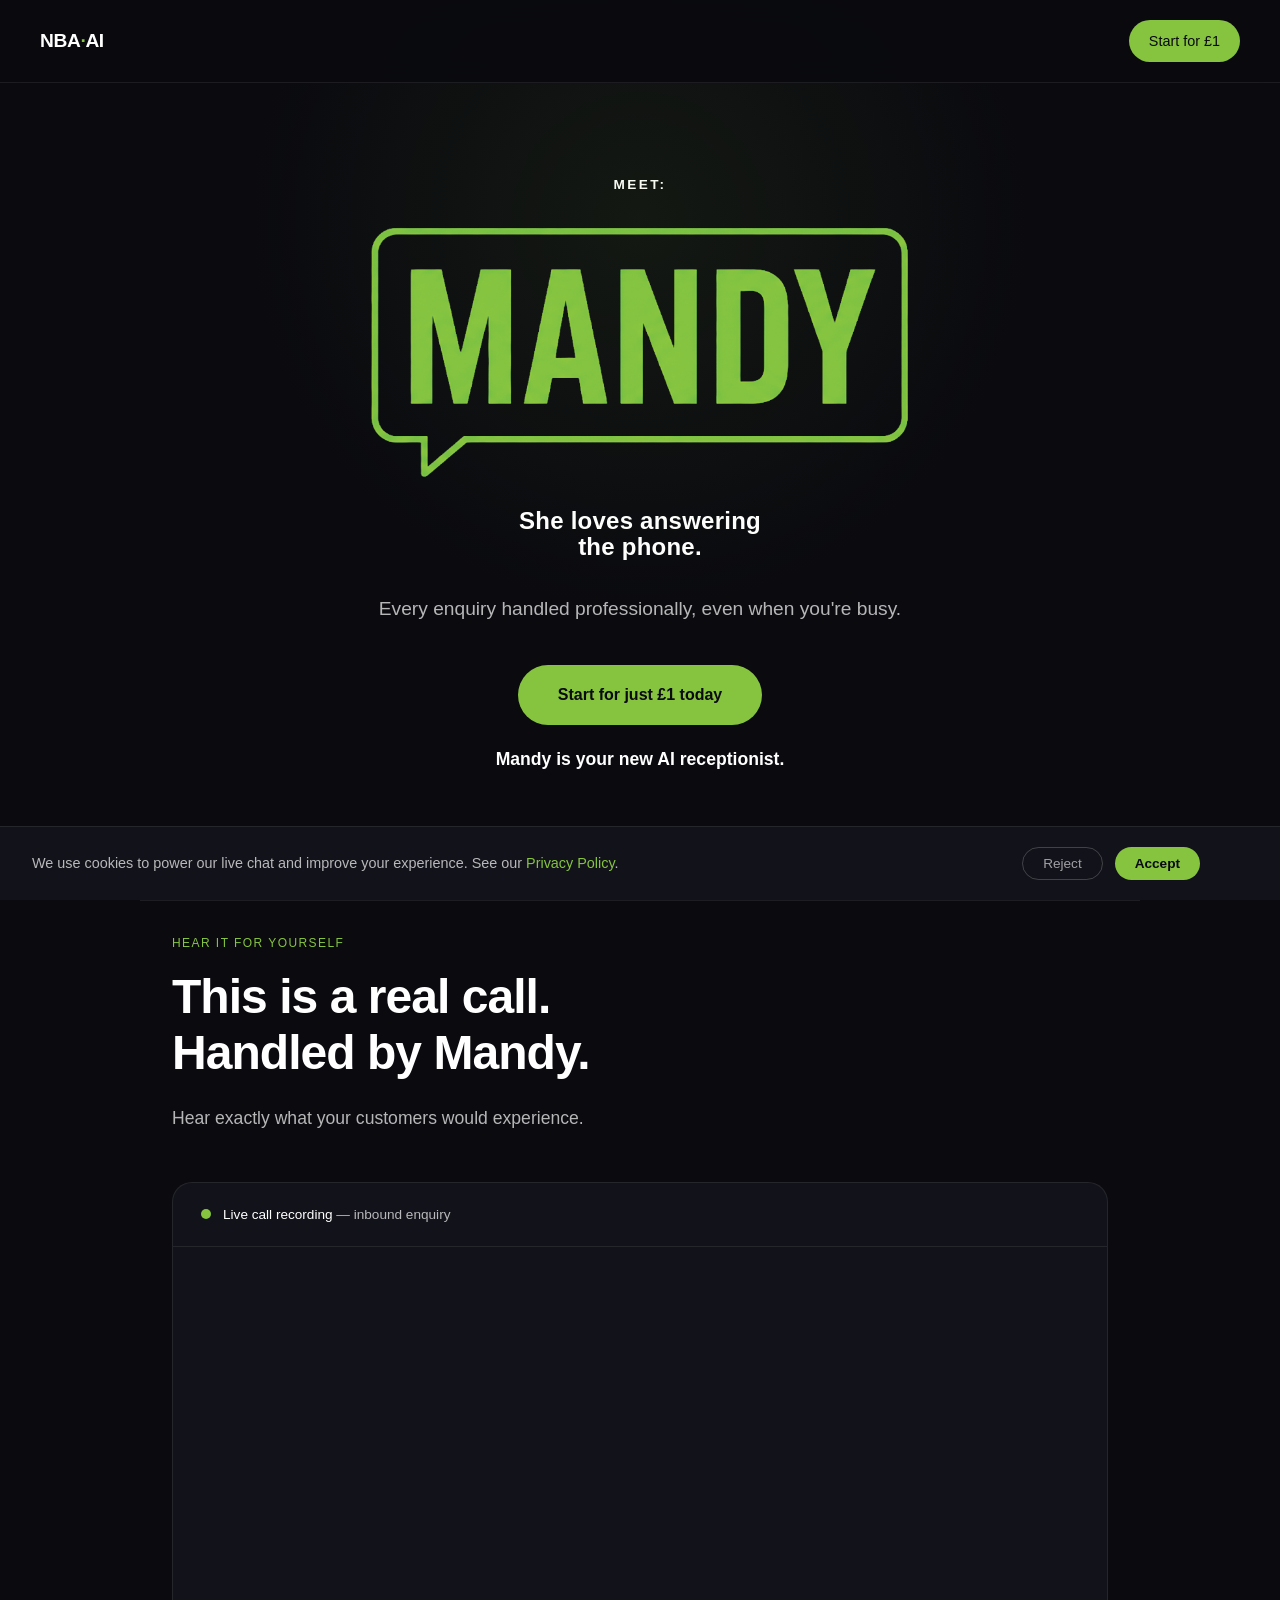
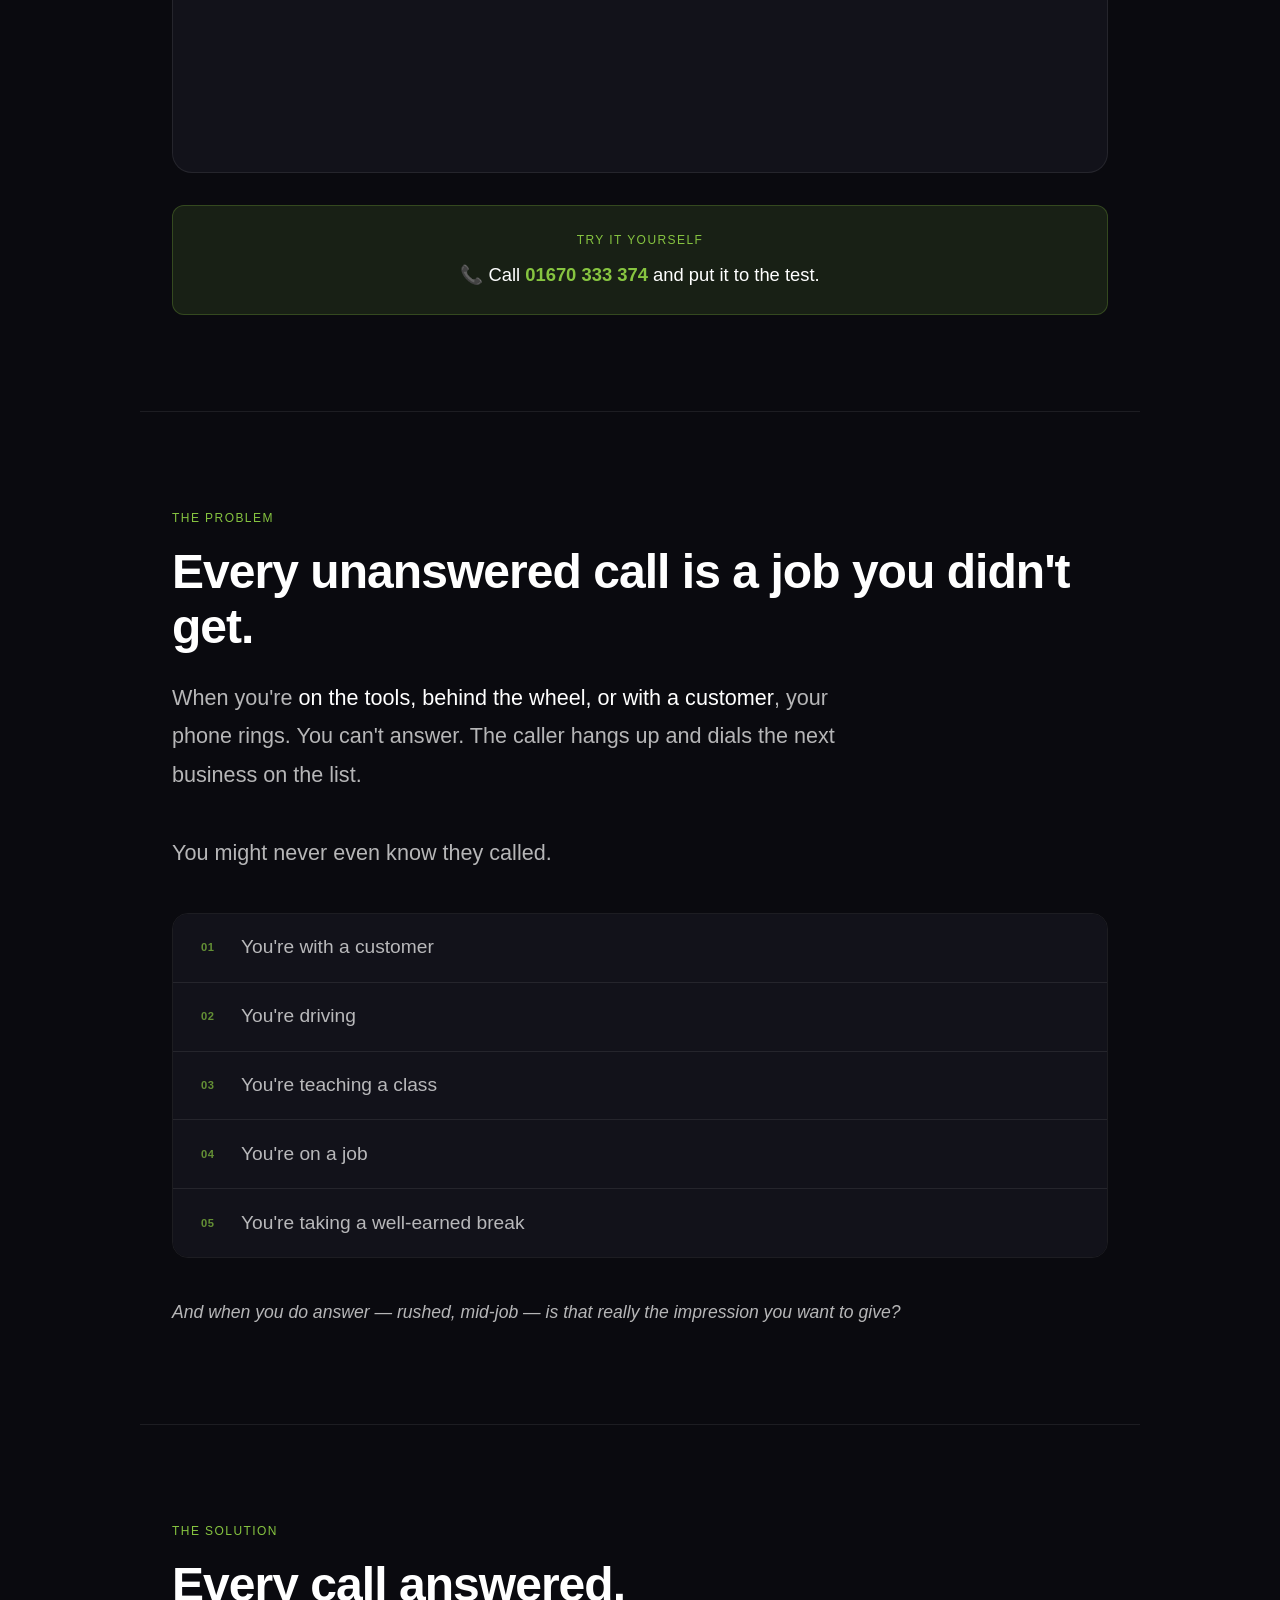
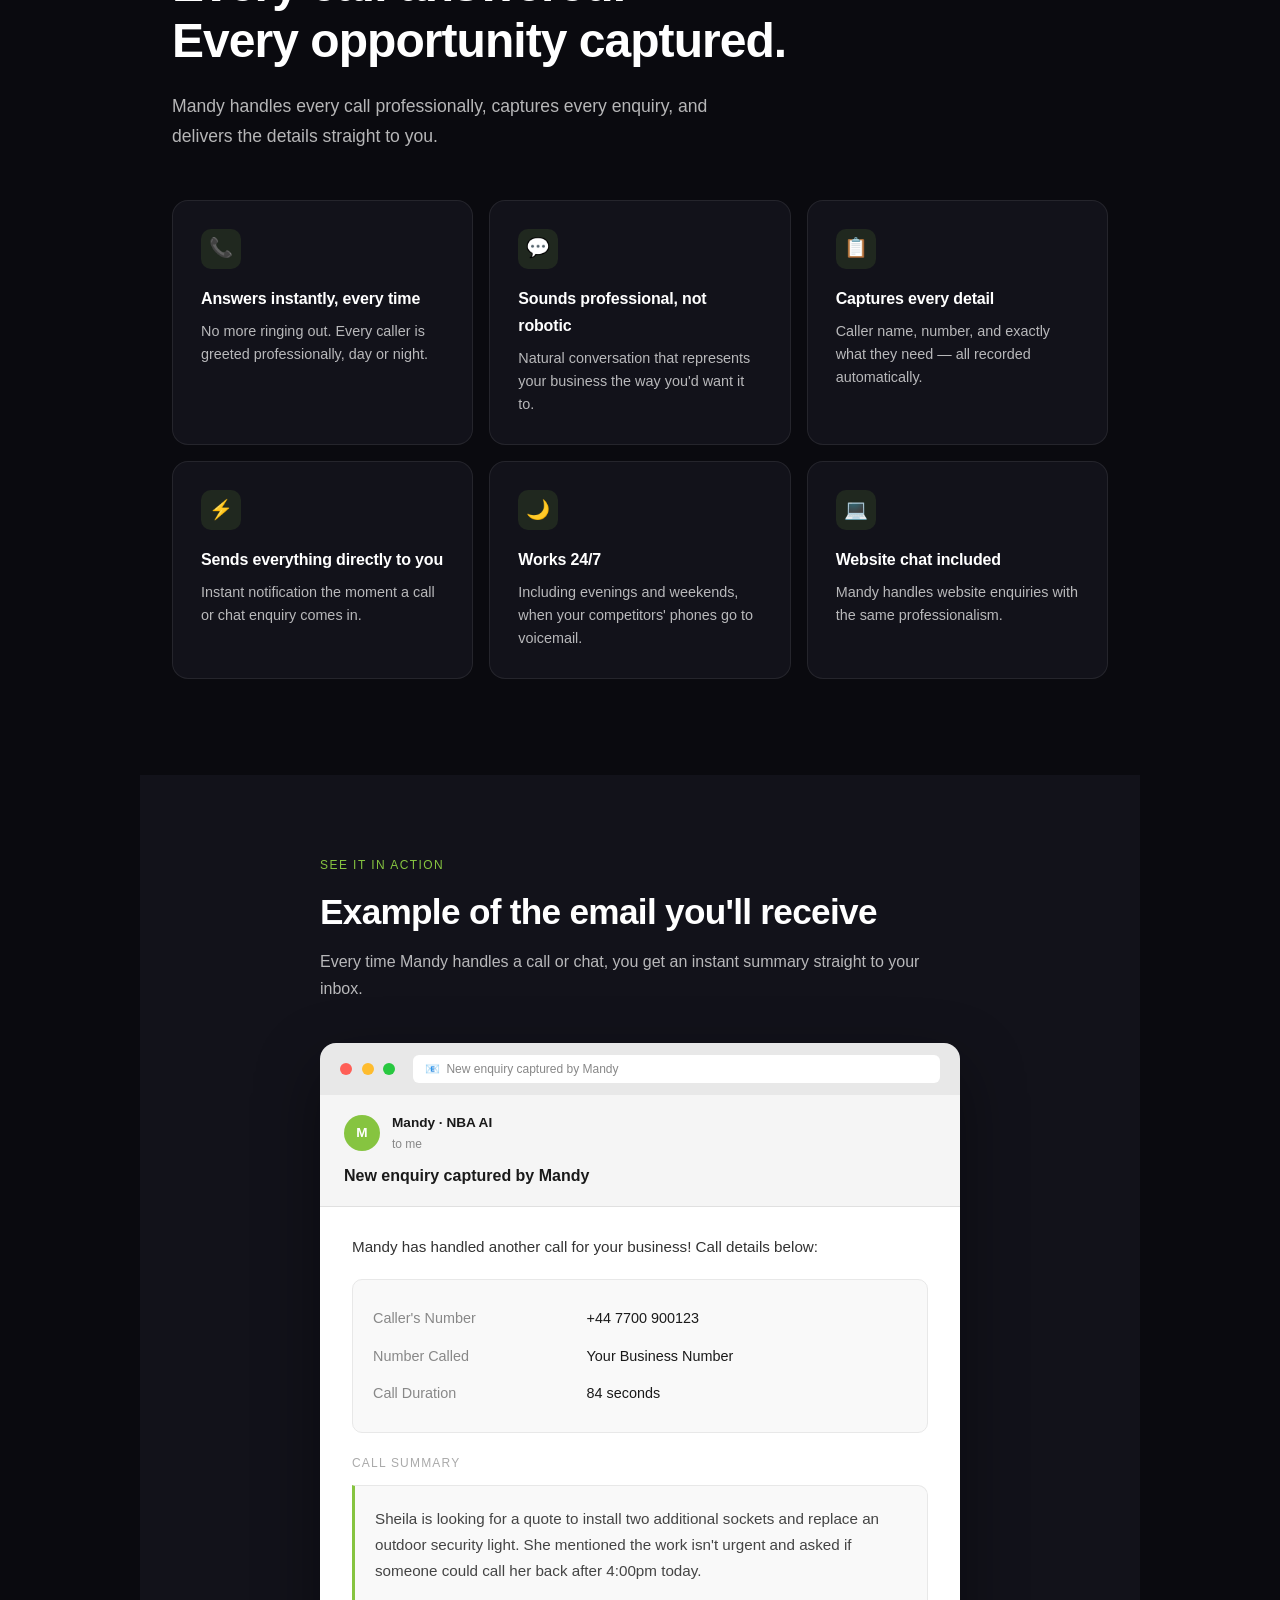
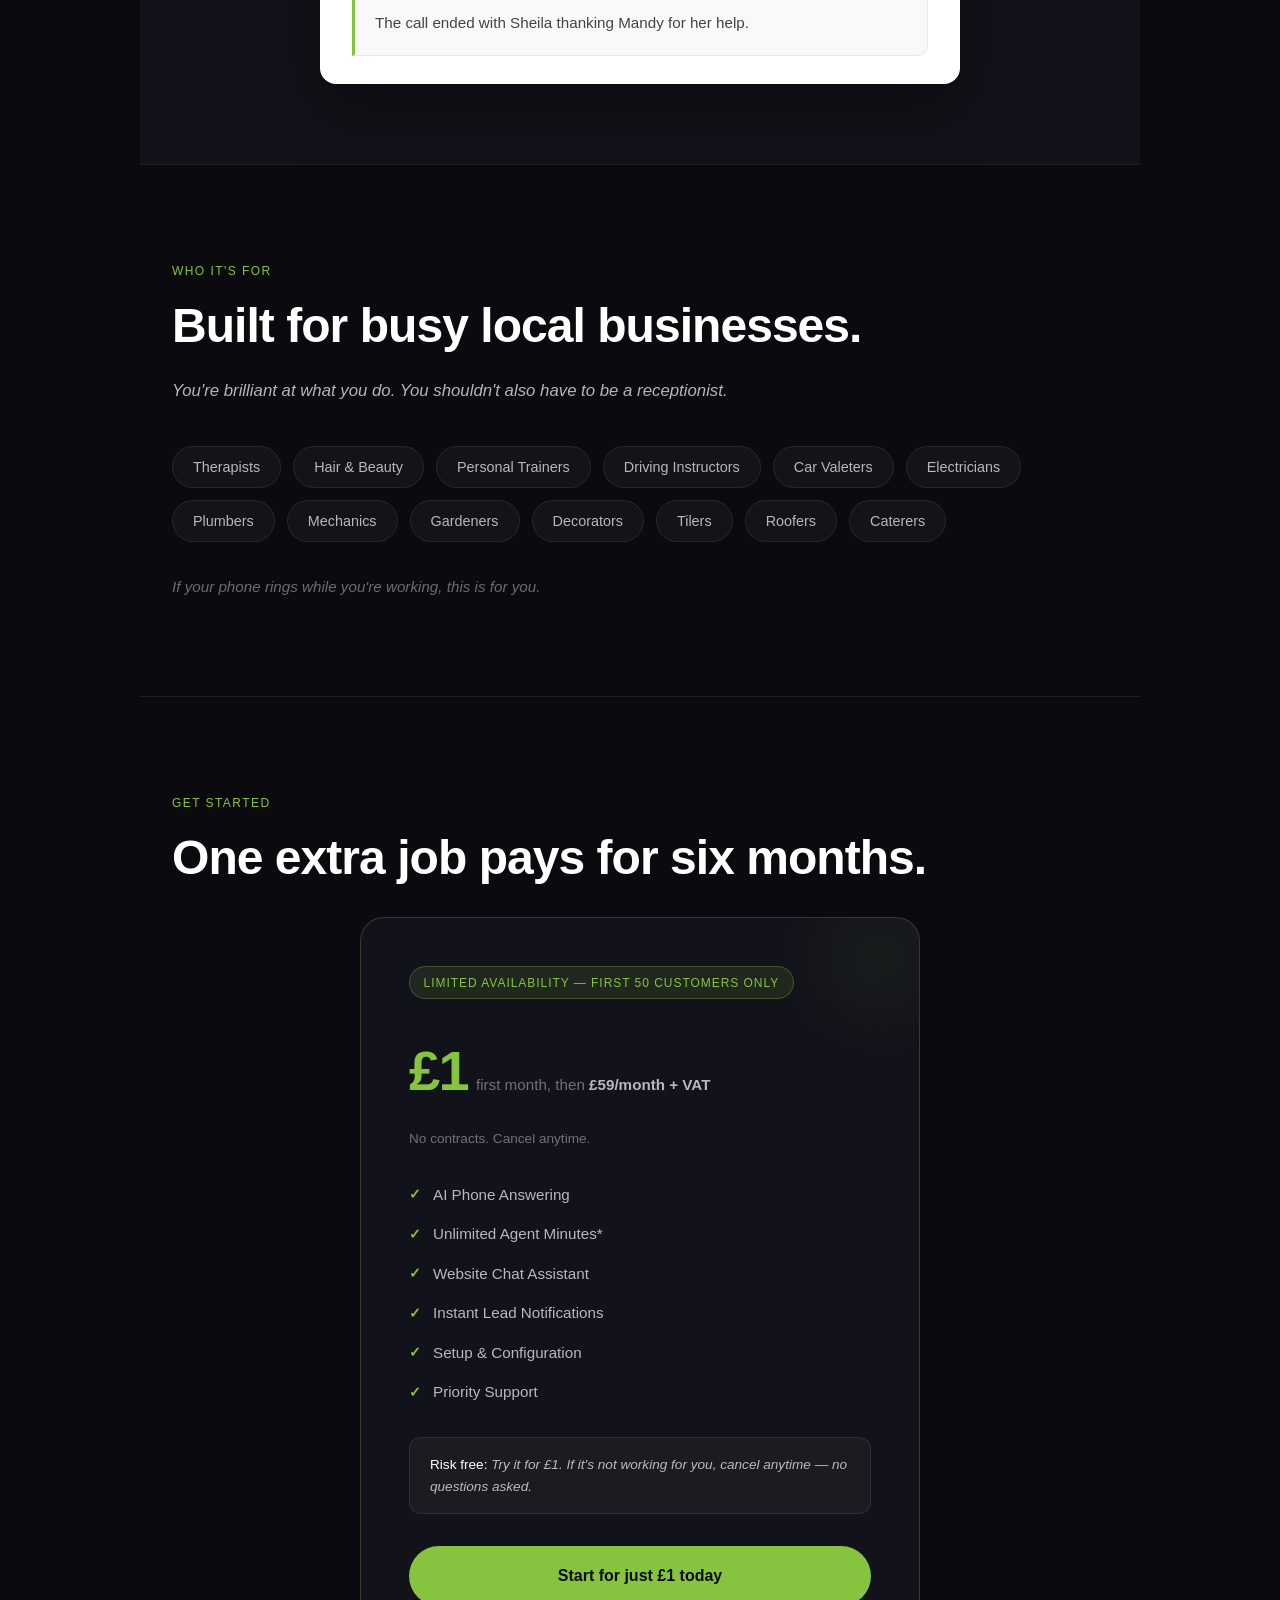
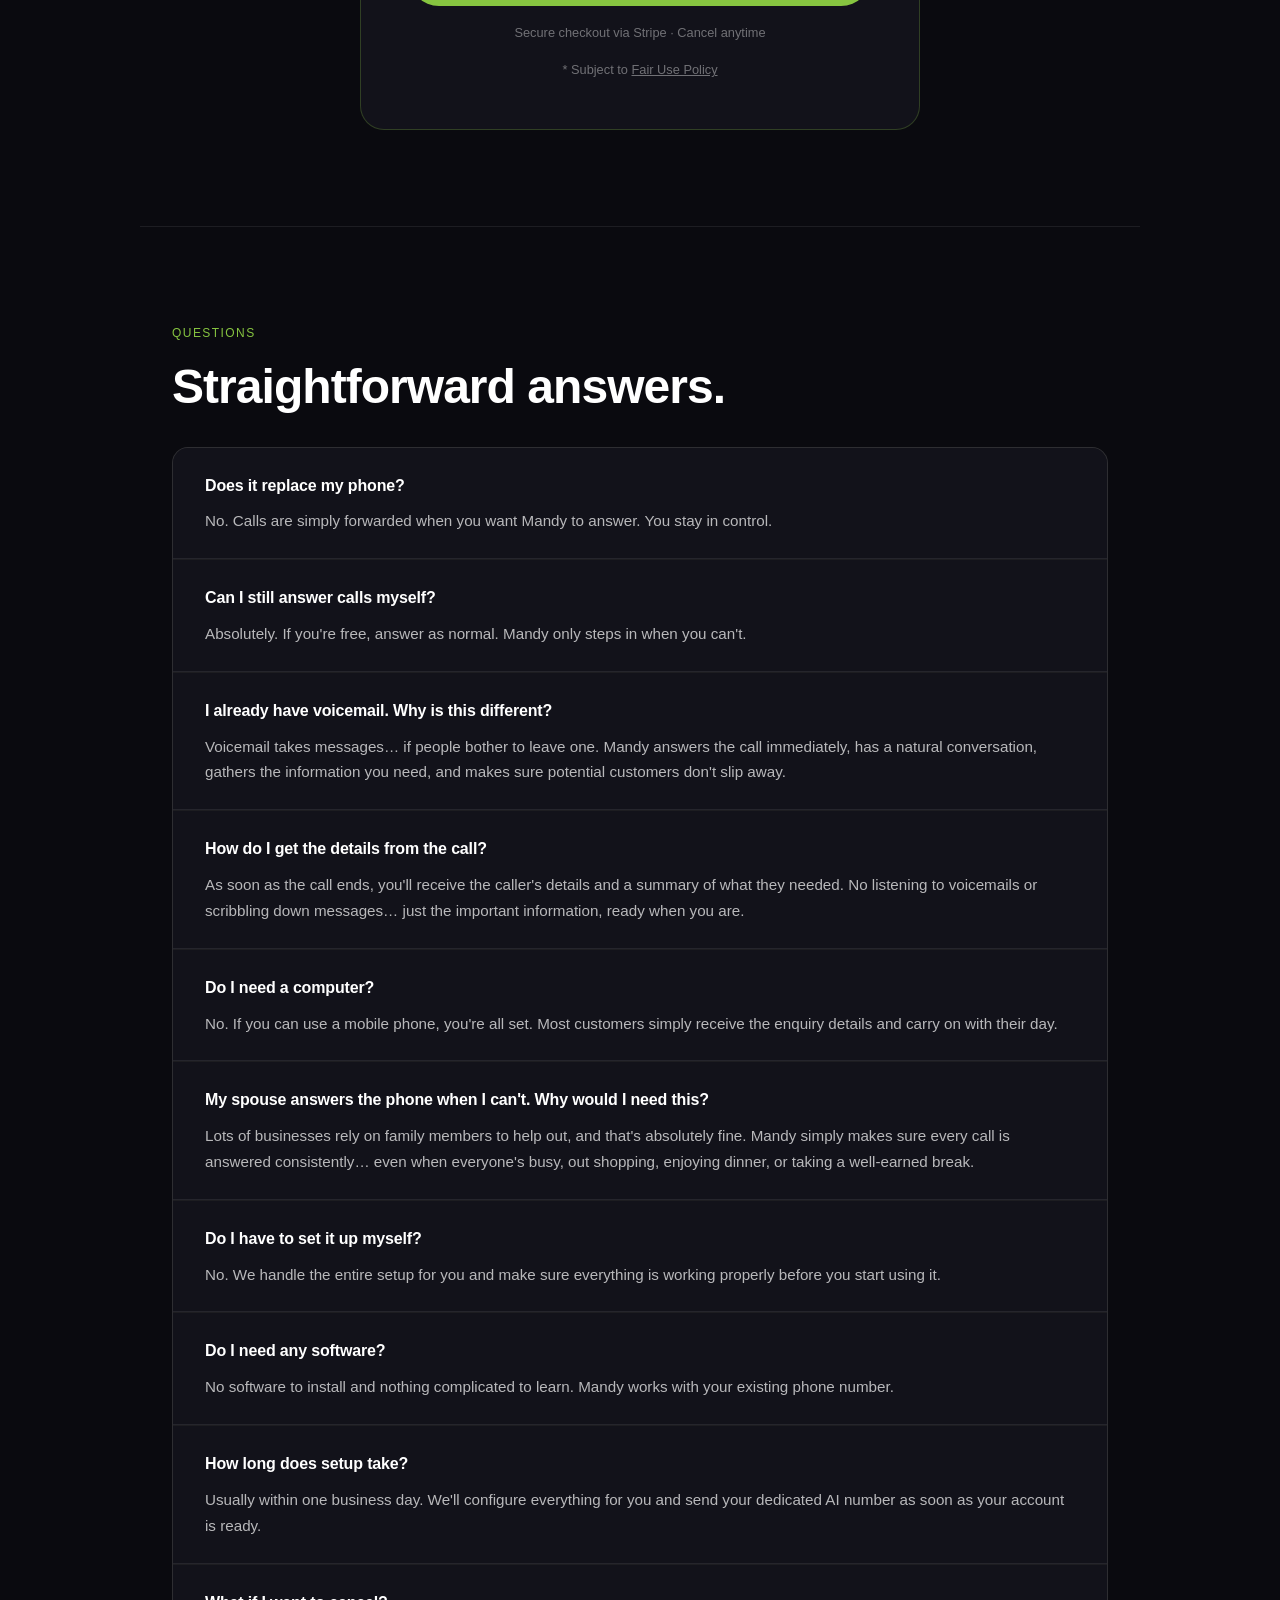
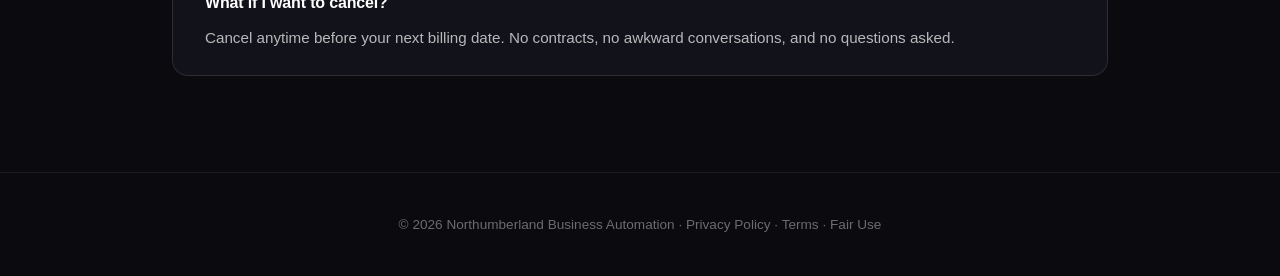
<file: index.html>
<!DOCTYPE html>
<html lang="en">
<head>
<meta charset="UTF-8">
<meta name="viewport" content="width=device-width, initial-scale=1.0">
<title>NBA AI — AI Phone Answering & Live Chat for Local Business</title>
<meta name="description" content="Never miss another call or enquiry. NBA AI answers your phone and website chat professionally 24/7, capturing every lead and sending details straight to you. Start for just £1.">
<meta name="robots" content="index, follow">
<link rel="canonical" href="https://nba-ai.co.uk/">

<!-- Open Graph -->
<meta property="og:type" content="website">
<meta property="og:url" content="https://nba-ai.co.uk/">
<meta property="og:title" content="NBA AI — AI Phone Answering & Live Chat for Local Business">
<meta property="og:description" content="Never miss another call or enquiry. NBA AI answers your phone and website chat professionally 24/7, capturing every lead and sending details straight to you. Start for just £1.">
<meta property="og:locale" content="en_GB">

<!-- Twitter/X -->
<meta name="twitter:card" content="summary_large_image">
<meta name="twitter:title" content="NBA AI — AI Phone Answering & Live Chat for Local Business">
<meta name="twitter:description" content="Never miss another call or enquiry. NBA AI answers your phone and website chat professionally 24/7, capturing every lead and sending details straight to you. Start for just £1.">

<!-- Additional SEO -->
<meta name="theme-color" content="#0a0a0f">
<meta name="geo.region" content="GB-NBL">
<meta name="geo.placename" content="Northumberland">

<link rel="icon" type="image/svg+xml" href="/favicon.svg">
<link rel="icon" type="image/png" sizes="32x32" href="/favicon-32.png">
<link rel="shortcut icon" href="/favicon.ico">
<style>
  *, *::before, *::after { box-sizing: border-box; margin: 0; padding: 0; }

  :root {
    --dark: #0a0a0f;
    --dark-2: #12121a;
    --dark-3: #1a1a26;
    --accent: #86c440;
    --accent-dim: rgba(134, 196, 64, 0.12);
    --accent-mid: rgba(134, 196, 64, 0.25);
    --white: #ffffff;
    --white-70: rgba(255,255,255,0.7);
    --white-40: rgba(255,255,255,0.4);
    --white-10: rgba(255,255,255,0.08);
    --white-5: rgba(255,255,255,0.04);
    --border: rgba(255,255,255,0.08);
    --font-display: -apple-system, BlinkMacSystemFont, 'Segoe UI', sans-serif;
    --font-body: -apple-system, BlinkMacSystemFont, 'Segoe UI', sans-serif;
  }

  html { scroll-behavior: smooth; }

  body {
    background: var(--dark);
    color: var(--white);
    font-family: var(--font-body);
    font-size: 17px;
    line-height: 1.7;
    -webkit-font-smoothing: antialiased;
  }

  /* NAV */
  nav {
    position: fixed;
    top: 0; left: 0; right: 0;
    z-index: 100;
    display: flex;
    align-items: center;
    justify-content: space-between;
    padding: 1.25rem 2.5rem;
    background: rgba(10,10,15,0.85);
    backdrop-filter: blur(12px);
    border-bottom: 1px solid var(--border);
  }
  .nav-logo {
    font-family: var(--font-display);
    font-weight: 800;
    font-size: 1.2rem;
    letter-spacing: -0.02em;
    color: var(--white);
    text-decoration: none;
  }
  .nav-logo span { color: var(--accent); }
  .nav-cta {
    background: var(--accent);
    color: var(--dark);
    font-family: var(--font-body);
    font-weight: 500;
    font-size: 0.9rem;
    padding: 0.55rem 1.25rem;
    border-radius: 100px;
    text-decoration: none;
    transition: opacity 0.2s;
  }
  .nav-cta:hover { opacity: 0.85; }

  /* HERO */
  .hero {
    min-height: 100vh;
    display: flex;
    flex-direction: column;
    align-items: center;
    justify-content: center;
    text-align: center;
    padding: 8rem 2rem 5rem;
    position: relative;
    overflow: hidden;
  }
  .hero::before {
    content: '';
    position: absolute;
    top: -20%;
    left: 50%;
    transform: translateX(-50%);
    width: 800px;
    height: 800px;
    background: radial-gradient(circle, rgba(134,196,64,0.08) 0%, transparent 70%);
    pointer-events: none;
  }
  .hero-eyebrow {
    display: inline-flex;
    align-items: center;
    gap: 0.5rem;
    background: var(--accent-dim);
    border: 1px solid rgba(134,196,64,0.25);
    color: var(--accent);
    font-size: 0.8rem;
    font-weight: 500;
    letter-spacing: 0.08em;
    text-transform: uppercase;
    padding: 0.4rem 1rem;
    border-radius: 100px;
    margin-bottom: 2rem;
    animation: fadeUp 0.6s ease both;
  }
  .hero-eyebrow::before {
    content: '';
    width: 6px; height: 6px;
    border-radius: 50%;
    background: var(--accent);
    animation: pulse 2s infinite;
  }
  @keyframes pulse {
    0%, 100% { opacity: 1; }
    50% { opacity: 0.3; }
  }
  h1 {
    font-family: var(--font-display);
    font-size: clamp(2.8rem, 7vw, 5.5rem);
    font-weight: 800;
    line-height: 1.05;
    letter-spacing: -0.03em;
    margin-bottom: 1.5rem;
  }
  h1 em {
    font-style: normal;
    color: var(--accent);
  }
  .hero-sub {
    font-size: clamp(1rem, 2vw, 1.2rem);
    color: var(--white-70);
    max-width: 540px;
    margin-bottom: 2.5rem;
    font-weight: 300;
    animation: fadeUp 0.6s 0.2s ease both;
  }
  .hero-actions {
    display: flex;
    flex-direction: column;
    align-items: center;
    gap: 1rem;
    animation: fadeUp 0.6s 0.3s ease both;
  }
  .btn-primary {
    display: inline-block;
    background: var(--accent);
    color: var(--dark);
    font-family: var(--font-body);
    font-weight: 600;
    font-size: 1rem;
    padding: 1rem 2.5rem;
    border-radius: 100px;
    text-decoration: none;
    transition: transform 0.2s, opacity 0.2s;
  }
  .btn-primary:hover { transform: translateY(-2px); opacity: 0.9; }
  .hero-scroll {
    color: var(--white-40);
    font-size: 0.85rem;
    text-decoration: none;
    display: flex;
    align-items: center;
    gap: 0.4rem;
    transition: color 0.2s;
  }
  .hero-scroll:hover { color: var(--white-70); }
  .hero-scroll::after {
    content: '↓';
    animation: bounce 2s infinite;
  }
  @keyframes bounce {
    0%, 100% { transform: translateY(0); }
    50% { transform: translateY(4px); }
  }
  @keyframes fadeUp {
    from { opacity: 0.2; transform: translateY(20px); }
    to { opacity: 1; transform: translateY(0); }
  }

  /* SECTIONS */
  section {
    padding: 6rem 2rem;
    max-width: 1000px;
    margin: 0 auto;
  }
  .section-label {
    font-size: 0.75rem;
    font-weight: 500;
    letter-spacing: 0.12em;
    text-transform: uppercase;
    color: var(--accent);
    margin-bottom: 1rem;
  }
  h2 {
    font-family: var(--font-display);
    font-size: clamp(2rem, 4vw, 3rem);
    font-weight: 700;
    letter-spacing: -0.02em;
    line-height: 1.15;
    margin-bottom: 1.5rem;
  }
  .section-intro {
    color: var(--white-70);
    font-size: 1.1rem;
    font-weight: 300;
    max-width: 600px;
    margin-bottom: 3rem;
  }

  /* PROBLEM */
  .problem-section { border-top: 1px solid var(--border); }
  .problem-text {
    font-size: clamp(1.1rem, 2.5vw, 1.35rem);
    color: var(--white-70);
    font-weight: 300;
    line-height: 1.8;
    max-width: 700px;
    margin-bottom: 2.5rem;
  }
  .problem-text strong { color: var(--white); font-weight: 500; }
  .scenario-list {
    display: flex;
    flex-direction: column;
    gap: 0;
    margin-bottom: 2.5rem;
    border: 1px solid var(--border);
    border-radius: 16px;
    overflow: hidden;
  }
  .scenario-item {
    background: var(--dark-2);
    padding: 1.1rem 1.75rem;
    font-size: clamp(1rem, 2.5vw, 1.2rem);
    color: var(--white-70);
    display: flex;
    align-items: center;
    gap: 1rem;
    border-bottom: 1px solid var(--border);
    transition: background 0.2s, color 0.2s;
  }
  .scenario-item:last-child { border-bottom: none; }
  .scenario-item:hover { background: var(--dark-3); color: var(--white); }
  .scenario-num {
    font-size: 0.7rem;
    font-weight: 600;
    color: var(--accent);
    opacity: 0.7;
    min-width: 1.5rem;
    letter-spacing: 0.05em;
  }
  .problem-sting {
    font-size: 1.1rem;
    color: var(--white-70);
    font-weight: 300;
    font-style: italic;
  }

  /* SOLUTION */
  .solution-section { border-top: 1px solid var(--border); }
  .solution-grid {
    display: grid;
    grid-template-columns: repeat(auto-fit, minmax(280px, 1fr));
    gap: 1rem;
    margin-top: 2rem;
  }
  .solution-card {
    background: var(--dark-2);
    border: 1px solid var(--border);
    border-radius: 16px;
    padding: 1.75rem;
    transition: border-color 0.2s;
  }
  .solution-card:hover { border-color: rgba(134,196,64,0.3); }
  .solution-card-icon {
    width: 40px; height: 40px;
    border-radius: 10px;
    background: var(--accent-dim);
    display: flex;
    align-items: center;
    justify-content: center;
    margin-bottom: 1rem;
    font-size: 1.2rem;
  }
  .solution-card h3 {
    font-family: var(--font-display);
    font-size: 1rem;
    font-weight: 600;
    margin-bottom: 0.5rem;
    letter-spacing: -0.01em;
  }
  .solution-card p {
    font-size: 0.9rem;
    color: var(--white-70);
    font-weight: 300;
    line-height: 1.6;
  }

  /* WHO IT'S FOR */
  .who-section { border-top: 1px solid var(--border); }
  .who-intro {
    color: var(--white-70);
    font-weight: 300;
    font-size: 1.05rem;
    margin-bottom: 2.5rem;
    font-style: italic;
  }
  .who-grid {
    display: flex;
    flex-wrap: wrap;
    gap: 0.75rem;
    margin-bottom: 2rem;
  }
  .who-tag {
    background: var(--white-5);
    border: 1px solid var(--border);
    color: var(--white-70);
    font-size: 0.9rem;
    padding: 0.5rem 1.25rem;
    border-radius: 100px;
    transition: all 0.2s;
  }
  .who-tag:hover {
    background: var(--accent-dim);
    border-color: rgba(134,196,64,0.3);
    color: var(--accent);
  }
  .who-sting {
    color: var(--white-40);
    font-size: 0.95rem;
    font-style: italic;
  }

  /* DEMO */
  .demo-section { border-top: 1px solid var(--border); }
  .demo-player {
    background: var(--dark-2);
    border: 1px solid var(--border);
    border-radius: 20px;
    overflow: hidden;
    margin-top: 2rem;
  }
  .demo-player-header {
    padding: 1.25rem 1.75rem;
    border-bottom: 1px solid var(--border);
    display: flex;
    align-items: center;
    gap: 0.75rem;
  }
  .demo-dot {
    width: 10px; height: 10px;
    border-radius: 50%;
    background: var(--accent);
    animation: pulse 2s infinite;
  }
  .demo-label {
    font-size: 0.85rem;
    color: var(--white-70);
    font-weight: 300;
  }
  .demo-label strong { color: var(--white); font-weight: 500; }
  .demo-placeholder {
    padding: 5rem 2rem;
    text-align: center;
    color: var(--white-40);
    font-size: 0.9rem;
  }
  .demo-placeholder-icon {
    width: 60px; height: 60px;
    border-radius: 50%;
    background: var(--white-5);
    border: 1px solid var(--border);
    display: flex; align-items: center; justify-content: center;
    margin: 0 auto 1rem;
    font-size: 1.5rem;
  }

  /* PRICING */
  .pricing-section { border-top: 1px solid var(--border); }
  .pricing-card {
    background: var(--dark-2);
    border: 1px solid rgba(134,196,64,0.25);
    border-radius: 24px;
    padding: 3rem;
    max-width: 560px;
    margin: 2rem auto 0;
    position: relative;
    overflow: hidden;
  }
  .pricing-card::before {
    content: '';
    position: absolute;
    top: -60px; right: -60px;
    width: 200px; height: 200px;
    background: radial-gradient(circle, rgba(134,196,64,0.06) 0%, transparent 70%);
    pointer-events: none;
  }
  .pricing-badge {
    display: inline-block;
    background: var(--accent-dim);
    border: 1px solid rgba(134,196,64,0.3);
    color: var(--accent);
    font-size: 0.75rem;
    font-weight: 500;
    letter-spacing: 0.08em;
    text-transform: uppercase;
    padding: 0.35rem 0.85rem;
    border-radius: 100px;
    margin-bottom: 1.5rem;
  }
  .pricing-amount {
    display: flex;
    align-items: baseline;
    gap: 0.5rem;
    margin-bottom: 0.5rem;
  }
  .pricing-trial {
    font-family: var(--font-display);
    font-size: 3.5rem;
    font-weight: 800;
    letter-spacing: -0.03em;
    color: var(--accent);
  }
  .pricing-then {
    font-size: 0.95rem;
    color: var(--white-40);
    font-weight: 300;
  }
  .pricing-then strong { color: var(--white-70); }
  .pricing-note {
    color: var(--white-40);
    font-size: 0.85rem;
    font-weight: 300;
    margin-bottom: 2rem;
  }
  .pricing-features {
    list-style: none;
    margin-bottom: 2rem;
    display: flex;
    flex-direction: column;
    gap: 0.85rem;
  }
  .pricing-features li {
    display: flex;
    align-items: center;
    gap: 0.75rem;
    font-size: 0.95rem;
    color: var(--white-70);
  }
  .pricing-features li::before {
    content: '✓';
    color: var(--accent);
    font-weight: 600;
    font-size: 0.9rem;
    flex-shrink: 0;
  }
  .pricing-guarantee {
    background: var(--white-5);
    border: 1px solid var(--border);
    border-radius: 12px;
    padding: 1rem 1.25rem;
    font-size: 0.85rem;
    color: var(--white-70);
    font-weight: 300;
    font-style: italic;
    margin-bottom: 2rem;
    line-height: 1.6;
  }
  .pricing-guarantee strong { color: var(--white); font-style: normal; font-weight: 500; }
  .btn-full {
    display: block;
    width: 100%;
    text-align: center;
    background: var(--accent);
    color: var(--dark);
    font-family: var(--font-body);
    font-weight: 600;
    font-size: 1rem;
    padding: 1rem 2rem;
    border-radius: 100px;
    text-decoration: none;
    transition: transform 0.2s, opacity 0.2s;
  }
  .btn-full:hover { transform: translateY(-2px); opacity: 0.9; }
  .pricing-sub {
    text-align: center;
    color: var(--white-40);
    font-size: 0.8rem;
    margin-top: 1rem;
    font-weight: 300;
  }

  /* FAQ */
  .faq-section { border-top: 1px solid var(--border); }
  .faq-list {
    display: flex;
    flex-direction: column;
    gap: 1px;
    background: var(--border);
    border: 1px solid var(--border);
    border-radius: 16px;
    overflow: hidden;
    margin-top: 2rem;
  }
  .faq-item {
    background: var(--dark-2);
    padding: 1.5rem 2rem;
  }
  .faq-item:not(:last-child) { border-bottom: 1px solid var(--border); }
  .faq-q {
    font-family: var(--font-display);
    font-size: 1rem;
    font-weight: 600;
    margin-bottom: 0.6rem;
    letter-spacing: -0.01em;
  }
  .faq-a {
    font-size: 0.95rem;
    color: var(--white-70);
    font-weight: 300;
    line-height: 1.7;
  }

  /* FOOTER */
  footer {
    border-top: 1px solid var(--border);
    padding: 2.5rem;
    text-align: center;
    color: var(--white-40);
    font-size: 0.85rem;
    font-weight: 300;
  }
  footer a { color: var(--white-40); text-decoration: none; }
  footer a:hover { color: var(--white-70); }

  @media (max-width: 640px) {
    nav { padding: 1rem 1.25rem; }
    section { padding: 4rem 1.25rem; }
    .pricing-card { padding: 2rem 1.5rem; }
    .faq-item { padding: 1.25rem; }
  }
</style>
<script type="application/ld+json">
{
  "@context": "https://schema.org",
  "@type": "Service",
  "name": "NBA AI — AI Receptionist for Local Business",
  "description": "AI phone answering, live chat and enquiry capture for local businesses. Never miss another call or lead.",
  "provider": {
    "@type": "Organization",
    "name": "Northumberland Business Automation",
    "url": "https://nba-ai.co.uk"
  },
  "areaServed": "GB",
  "offers": {
    "@type": "Offer",
    "price": "1.00",
    "priceCurrency": "GBP",
    "description": "First month trial, then £59/month + VAT"
  }
}
</script>
<script async src="https://www.googletagmanager.com/gtag/js?id=G-F7VH44D1MG"></script>
<script>
window.dataLayer = window.dataLayer || [];
function gtag(){dataLayer.push(arguments);}

gtag('consent', 'default', {
  ad_storage: 'denied',
  ad_user_data: 'denied',
  ad_personalization: 'denied',
  analytics_storage: 'denied'
});

try {
  if (localStorage.getItem('cookie_consent') === 'accepted') {
    gtag('consent', 'update', {
      ad_storage: 'granted',
      ad_user_data: 'granted',
      ad_personalization: 'granted',
      analytics_storage: 'granted'
    });
  }
} catch (e) {}

gtag('js', new Date());
gtag('config', 'G-F7VH44D1MG');
gtag('config', 'AW-18257259487');
</script>
</head>
<body>

<nav>
  <a href="/" class="nav-logo">NBA<span>·</span>AI</a>
  <a href="#trial" class="nav-cta">Start for £1</a>
</nav>

<!-- HERO -->
<div class="hero">
  <div style="margin-bottom:2rem;">
    <p style="font-size:0.85rem;font-weight:600;letter-spacing:0.18em;text-transform:uppercase;color:#ffffff;text-align:center;margin-bottom:1rem;">Meet:</p>
    <img src="/mandy-logo-transparent.png" alt="Mandy" style="width:640px;max-width:90%;height:auto;display:block;margin:0 auto 1.5rem;">
    <p style="font-size:1.5rem;font-weight:700;color:var(--white);text-align:center;letter-spacing:0.01em;line-height: 1.1;">She loves answering<br />the phone.</p>
  </div>
  <!-- <div class="hero-eyebrow">AI Receptionist for Local Business</div> -->
  <!-- <h1>Missed Calls.<br>Rushed Answers.<br><em>Lost Business.</em><br>Not Anymore.</h1> -->
  <p class="hero-sub">Every enquiry handled professionally, even when you're busy.</p>
  <div class="hero-actions">
    <a href="#" class="btn-primary" onclick="startCheckout(event)">Start for just £1 today</a>
  </div>
  <p style="margin-top:1.25rem;font-size:1.1rem;font-weight:600;color:var(--white);text-align:center;">Mandy is your new AI receptionist.</p>
</div>

<!-- DEMO — moved up below hero -->
<section class="demo-section" id="demo" style="padding-top: 2rem;">
  <p class="section-label">Hear It For Yourself</p>
  <h2>This is a real call.<br>Handled by Mandy.</h2>
  <p class="section-intro">Hear exactly what your customers would experience.</p>
  <div class="demo-player">
    <div class="demo-player-header">
      <div class="demo-dot"></div>
      <span class="demo-label"><strong>Live call recording</strong> — inbound enquiry</span>
    </div>
    <div style="padding:56.25% 0 0 0;position:relative;"><iframe src="https://player.vimeo.com/video/1196394272?dnt=1&badge=0&amp;autopause=0&amp;player_id=0&amp;app_id=58479" frameborder="0" allow="autoplay; fullscreen; picture-in-picture; clipboard-write; encrypted-media; web-share" referrerpolicy="strict-origin-when-cross-origin" style="position:absolute;top:0;left:0;width:100%;height:100%;" title="nba-terry"></iframe></div>
    <script src="https://player.vimeo.com/api/player.js" defer></script>
  </div>
  <div style="margin-top:2rem;padding:1.5rem 2rem;background:var(--accent-dim);border:1px solid rgba(134,196,64,0.25);border-radius:12px;text-align:center;">
    <p style="font-size:0.75rem;font-weight:500;letter-spacing:0.12em;text-transform:uppercase;color:var(--accent);margin-bottom:0.5rem;">Try It Yourself</p>
    <p style="font-size:1.15rem;color:var(--white);font-weight:300;">📞 Call <a href="tel:01670333374" style="color:var(--accent);font-weight:600;text-decoration:none;">01670 333 374</a> and put it to the test.</p>
  </div>
</section>

<!-- PROBLEM -->
<section class="problem-section">
  <p class="section-label">The Problem</p>
  <h2>Every unanswered call is a job you didn't get.</h2>
  <p class="problem-text">
    When you're <strong>on the tools, behind the wheel, or with a customer</strong>, your phone rings. You can't answer. The caller hangs up and dials the next business on the list.
    <br><br>
    You might never even know they called.
  </p>
  <div class="scenario-list">
    <div class="scenario-item"><span class="scenario-num">01</span>You're with a customer</div>
    <div class="scenario-item"><span class="scenario-num">02</span>You're driving</div>
    <div class="scenario-item"><span class="scenario-num">03</span>You're teaching a class</div>
    <div class="scenario-item"><span class="scenario-num">04</span>You're on a job</div>
    <div class="scenario-item"><span class="scenario-num">05</span>You're taking a well-earned break</div>
  </div>
  <p class="problem-sting">And when you do answer — rushed, mid-job — is that really the impression you want to give?</p>
</section>

<!-- SOLUTION -->
<section class="solution-section">
  <p class="section-label">The Solution</p>
  <h2>Every call answered.<br>Every opportunity captured.</h2>
  <p class="section-intro">Mandy handles every call professionally, captures every enquiry, and delivers the details straight to you.</p>
  <div class="solution-grid">
    <div class="solution-card">
      <div class="solution-card-icon">📞</div>
      <h3>Answers instantly, every time</h3>
      <p>No more ringing out. Every caller is greeted professionally, day or night.</p>
    </div>
    <div class="solution-card">
      <div class="solution-card-icon">💬</div>
      <h3>Sounds professional, not robotic</h3>
      <p>Natural conversation that represents your business the way you'd want it to.</p>
    </div>
    <div class="solution-card">
      <div class="solution-card-icon">📋</div>
      <h3>Captures every detail</h3>
      <p>Caller name, number, and exactly what they need — all recorded automatically.</p>
    </div>
    <div class="solution-card">
      <div class="solution-card-icon">⚡</div>
      <h3>Sends everything directly to you</h3>
      <p>Instant notification the moment a call or chat enquiry comes in.</p>
    </div>
    <div class="solution-card">
      <div class="solution-card-icon">🌙</div>
      <h3>Works 24/7</h3>
      <p>Including evenings and weekends, when your competitors' phones go to voicemail.</p>
    </div>
    <div class="solution-card">
      <div class="solution-card-icon">💻</div>
      <h3>Website chat included</h3>
      <p>Mandy handles website enquiries with the same professionalism.</p>
    </div>
  </div>
</section>

<!-- EMAIL EXAMPLE -->
<section style="padding:5rem 1.5rem;background:var(--dark-2);">
  <div style="max-width:640px;margin:0 auto;">
    <p class="section-label">See It In Action</p>
    <h2 style="font-size:clamp(1.6rem,4vw,2.2rem);font-weight:800;letter-spacing:-0.02em;margin-bottom:1rem;">Example of the email you'll receive</h2>
    <p style="color:var(--white-70);margin-bottom:2.5rem;font-size:1rem;">Every time Mandy handles a call or chat, you get an instant summary straight to your inbox.</p>

    <!-- Email mockup — light theme -->
    <div style="border-radius:16px;overflow:hidden;box-shadow:0 24px 64px rgba(0,0,0,0.4);text-align:left;font-family:-apple-system,BlinkMacSystemFont,'Segoe UI',sans-serif;">

      <!-- Window chrome -->
      <div style="background:#e8e8e8;padding:0.75rem 1.25rem;display:flex;align-items:center;gap:0.6rem;">
        <div style="width:12px;height:12px;border-radius:50%;background:#ff5f57;"></div>
        <div style="width:12px;height:12px;border-radius:50%;background:#febc2e;"></div>
        <div style="width:12px;height:12px;border-radius:50%;background:#28c840;"></div>
        <div style="flex:1;background:#ffffff;border-radius:6px;padding:0.25rem 0.75rem;margin-left:0.5rem;font-size:0.75rem;color:#888;">📧 &nbsp;New enquiry captured by Mandy</div>
      </div>

      <!-- Email header -->
      <div style="background:#f5f5f5;padding:1rem 1.5rem;border-bottom:1px solid #e0e0e0;">
        <div style="display:flex;align-items:center;gap:0.75rem;margin-bottom:0.5rem;">
          <div style="width:36px;height:36px;border-radius:50%;background:#86c440;display:flex;align-items:center;justify-content:center;font-weight:800;font-size:0.85rem;color:#fff;flex-shrink:0;">M</div>
          <div>
            <p style="font-size:0.85rem;font-weight:600;color:#1a1a1a;margin:0;">Mandy · NBA AI</p>
            <p style="font-size:0.75rem;color:#888;margin:0;">to me</p>
          </div>
        </div>
        <p style="font-size:1rem;font-weight:700;color:#1a1a1a;margin:0;">New enquiry captured by Mandy</p>
      </div>

      <!-- Email body -->
      <div style="background:#ffffff;padding:1.75rem 2rem;">
        <p style="color:#333;margin-bottom:1.25rem;font-size:0.95rem;line-height:1.6;">Mandy has handled another call for your business! Call details below:</p>

        <div style="background:#f9f9f9;border:1px solid #e8e8e8;border-radius:10px;padding:1.25rem;margin-bottom:1.25rem;">
          <table style="width:100%;border-collapse:collapse;font-size:0.9rem;">
            <tr>
              <td style="color:#888;padding:0.4rem 0;width:40%;">Caller's Number</td>
              <td style="color:#1a1a1a;padding:0.4rem 0;font-weight:500;">+44 7700 900123</td>
            </tr>
            <tr>
              <td style="color:#888;padding:0.4rem 0;">Number Called</td>
              <td style="color:#1a1a1a;padding:0.4rem 0;font-weight:500;">Your Business Number</td>
            </tr>
            <tr>
              <td style="color:#888;padding:0.4rem 0;">Call Duration</td>
              <td style="color:#1a1a1a;padding:0.4rem 0;font-weight:500;">84 seconds</td>
            </tr>
          </table>
        </div>

        <p style="font-size:0.75rem;text-transform:uppercase;letter-spacing:0.1em;color:#aaa;margin-bottom:0.75rem;">Call Summary</p>
        <p style="color:#444;font-size:0.95rem;line-height:1.7;background:#f9f9f9;border:1px solid #e8e8e8;border-left:3px solid #86c440;border-radius:0 10px 10px 0;padding:1.25rem;margin:0;">Sheila is looking for a quote to install two additional sockets and replace an outdoor security light. She mentioned the work isn't urgent and asked if someone could call her back after 4:00pm today.<br><br>The call ended with Sheila thanking Mandy for her help.</p>
      </div>
    </div>
  </div>
</section>

<!-- WHO IT'S FOR -->
<section class="who-section">
  <p class="section-label">Who It's For</p>
  <h2>Built for busy local businesses.</h2>
  <p class="who-intro">You're brilliant at what you do. You shouldn't also have to be a receptionist.</p>
  <div class="who-grid">
    <span class="who-tag">Therapists</span>
    <span class="who-tag">Hair & Beauty</span>
    <span class="who-tag">Personal Trainers</span>
    <span class="who-tag">Driving Instructors</span>
    <span class="who-tag">Car Valeters</span>
    <span class="who-tag">Electricians</span>
    <span class="who-tag">Plumbers</span>
    <span class="who-tag">Mechanics</span>
    <span class="who-tag">Gardeners</span>
    <span class="who-tag">Decorators</span>
    <span class="who-tag">Tilers</span>
    <span class="who-tag">Roofers</span>
    <span class="who-tag">Caterers</span>

  </div>
  <p class="who-sting">If your phone rings while you're working, this is for you.</p>
</section>

<!-- PRICING / TRIAL -->
<section class="pricing-section" id="trial">
  <p class="section-label">Get Started</p>
  <h2>One extra job pays for six months.</h2>
  <div class="pricing-card">
    <div class="pricing-badge">Limited Availability — First 50 Customers Only</div>
    <div class="pricing-amount">
      <span class="pricing-trial">£1</span>
      <span class="pricing-then">first month, then <strong>£59/month + VAT</strong></span>
    </div>
    <p class="pricing-note">No contracts. Cancel anytime.</p>
    <ul class="pricing-features">
      <li>AI Phone Answering</li>
      <li>Unlimited Agent Minutes*</li>
      <li>Website Chat Assistant</li>
      <li>Instant Lead Notifications</li>
      <li>Setup & Configuration</li>
      <li>Priority Support</li>
    </ul>
    <div class="pricing-guarantee">
      <strong>Risk free:</strong> Try it for £1. If it's not working for you, cancel anytime — no questions asked.
    </div>
    <a href="#" class="btn-full" onclick="startCheckout(event)">Start for just £1 today</a>
    <p class="pricing-sub">Secure checkout via Stripe · Cancel anytime</p>
    <p class="pricing-sub">* Subject to <a href="/fair-use.html" style="color:var(--white-40);">Fair Use Policy</a></p>
  </div>
</section>

<!-- FAQ -->
<section class="faq-section">
  <p class="section-label">Questions</p>
  <h2>Straightforward answers.</h2>
  <div class="faq-list">
    <div class="faq-item">
      <p class="faq-q">Does it replace my phone?</p>
      <p class="faq-a">No. Calls are simply forwarded when you want Mandy to answer. You stay in control.</p>
    </div>
    <div class="faq-item">
      <p class="faq-q">Can I still answer calls myself?</p>
      <p class="faq-a">Absolutely. If you're free, answer as normal. Mandy only steps in when you can't.</p>
    </div>
    <div class="faq-item">
      <p class="faq-q">I already have voicemail. Why is this different?</p>
      <p class="faq-a">Voicemail takes messages… if people bother to leave one. Mandy answers the call immediately, has a natural conversation, gathers the information you need, and makes sure potential customers don't slip away.</p>
    </div>
    <div class="faq-item">
      <p class="faq-q">How do I get the details from the call?</p>
      <p class="faq-a">As soon as the call ends, you'll receive the caller's details and a summary of what they needed. No listening to voicemails or scribbling down messages… just the important information, ready when you are.</p>
    </div>
    <div class="faq-item">
      <p class="faq-q">Do I need a computer?</p>
      <p class="faq-a">No. If you can use a mobile phone, you're all set. Most customers simply receive the enquiry details and carry on with their day.</p>
    </div>
    <div class="faq-item">
      <p class="faq-q">My spouse answers the phone when I can't. Why would I need this?</p>
      <p class="faq-a">Lots of businesses rely on family members to help out, and that's absolutely fine. Mandy simply makes sure every call is answered consistently… even when everyone's busy, out shopping, enjoying dinner, or taking a well-earned break.</p>
    </div>
    <div class="faq-item">
      <p class="faq-q">Do I have to set it up myself?</p>
      <p class="faq-a">No. We handle the entire setup for you and make sure everything is working properly before you start using it.</p>
    </div>
    <div class="faq-item">
      <p class="faq-q">Do I need any software?</p>
      <p class="faq-a">No software to install and nothing complicated to learn. Mandy works with your existing phone number.</p>
    </div>
    <div class="faq-item">
      <p class="faq-q">How long does setup take?</p>
      <p class="faq-a">Usually within one business day. We'll configure everything for you and send your dedicated AI number as soon as your account is ready.</p>
    </div>
    <div class="faq-item">
      <p class="faq-q">What if I want to cancel?</p>
      <p class="faq-a">Cancel anytime before your next billing date. No contracts, no awkward conversations, and no questions asked.</p>
    </div>
  </div>
</section>

<footer>
  <p>&copy; 2026 Northumberland Business Automation · <a href="/privacy.html">Privacy Policy</a> · <a href="/terms.html">Terms</a> · <a href="/fair-use.html">Fair Use</a></p>
</footer>

<script>
async function startCheckout(e) {
  e.preventDefault();
  const btn = e.currentTarget;
  const original = btn.textContent;
  gtag('event', 'begin_checkout', {
    send_to: 'G-F7VH44D1MG',
    currency: 'GBP',
    value: 1.00,
    button_location: btn.classList.contains('btn-full') ? 'pricing' : 'hero'
  });
  btn.textContent = 'Loading...';
  btn.style.opacity = '0.7';
  btn.style.pointerEvents = 'none';

  try {
    const res = await fetch('https://nba-ai-checkout.flemming-654.workers.dev/', {
      method: 'POST',
    });
    const data = await res.json();
    if (data.url) {
      window.location.href = data.url;
    } else {
      alert('Something went wrong. Please try again.');
      btn.textContent = original;
      btn.style.opacity = '';
      btn.style.pointerEvents = '';
    }
  } catch (err) {
    alert('Something went wrong. Please try again.');
    btn.textContent = original;
    btn.style.opacity = '';
    btn.style.pointerEvents = '';
  }
}
</script>

<!-- COOKIE CONSENT -->
<div id="cookie-banner" style="display:none;position:fixed;bottom:0;left:0;right:0;z-index:9999;background:#12121a;border-top:1px solid rgba(255,255,255,0.08);padding:1.25rem 5rem 1.25rem 2rem;align-items:center;justify-content:space-between;gap:1.5rem;flex-wrap:wrap;">
  <p style="margin:0;font-size:0.9rem;color:rgba(255,255,255,0.7);flex:1;min-width:200px;">We use cookies to power our live chat and improve your experience. See our <a href="/privacy.html" style="color:#86c440;text-decoration:none;">Privacy Policy</a>.</p>
  <div style="display:flex;gap:0.75rem;flex-shrink:0;">
    <button onclick="setCookieConsent(false)" style="background:transparent;border:1px solid rgba(255,255,255,0.2);color:rgba(255,255,255,0.6);font-size:0.85rem;padding:0.5rem 1.25rem;border-radius:100px;cursor:pointer;transition:all 0.2s;">Reject</button>
    <button onclick="setCookieConsent(true)" style="background:#86c440;border:none;color:#0a0a0f;font-size:0.85rem;font-weight:600;padding:0.5rem 1.25rem;border-radius:100px;cursor:pointer;transition:opacity 0.2s;">Accept</button>
  </div>
</div>

<script>
function loadChatWidget() {
  var s = document.createElement('script');
  s.src = 'https://beta.leadconnectorhq.com/loader.js';
  s.setAttribute('data-resources-url', 'https://beta.leadconnectorhq.com/chat-widget/loader.js');
  s.setAttribute('data-widget-id', '6a18972196c166bea69d04c4');
  s.async = true;
  s.defer = true;
  document.body.appendChild(s);
}

function setCookieConsent(accepted) {
  localStorage.setItem('cookie_consent', accepted ? 'accepted' : 'rejected');
  document.getElementById('cookie-banner').style.display = 'none';
  if (accepted) {
    setTimeout(loadChatWidget, 5000);
    gtag('consent', 'update', {
      ad_storage: 'granted',
      ad_user_data: 'granted',
      ad_personalization: 'granted',
      analytics_storage: 'granted'
    });
  }
}

(function() {
  var consent = localStorage.getItem('cookie_consent');
  var banner = document.getElementById('cookie-banner');
  if (!consent) {
    banner.style.display = 'flex';
  } else {
    banner.style.display = 'none';
    if (consent === 'accepted') {
      setTimeout(loadChatWidget, 5000);
    }
  }
})();
</script>
</body>
</html>
</file>
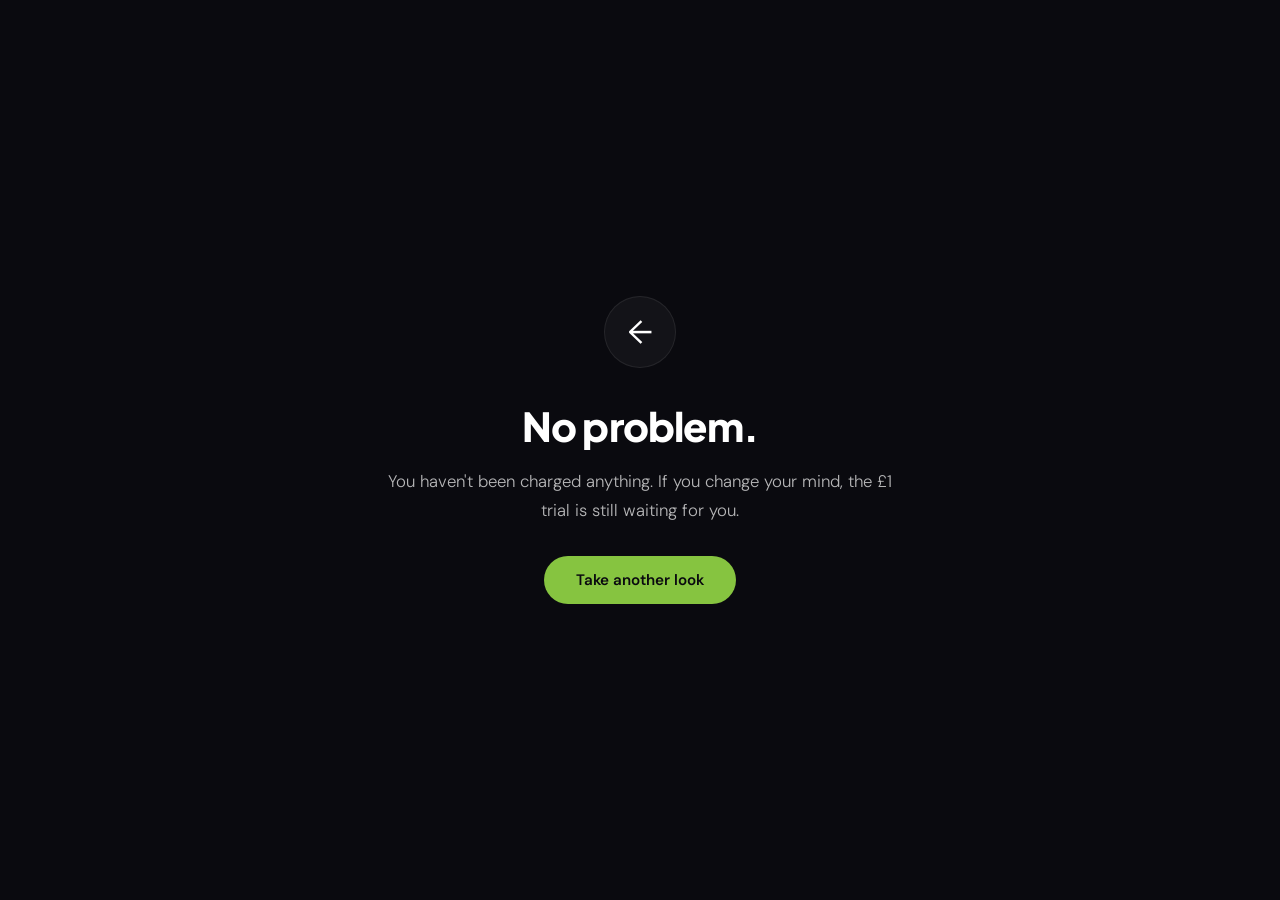
<file: cancelled.html>
<!DOCTYPE html>
<html lang="en">
<head>
<meta charset="UTF-8">
<meta name="viewport" content="width=device-width, initial-scale=1.0">
<title>No problem — NBA AI</title>
<link rel="preconnect" href="https://fonts.googleapis.com">
<link href="https://fonts.googleapis.com/css2?family=Plus+Jakarta+Sans:wght@400;500;600;700;800&family=DM+Sans:opsz,wght@9..40,300;9..40,400;9..40,500&display=swap" rel="stylesheet">
<style>
  *, *::before, *::after { box-sizing: border-box; margin: 0; padding: 0; }
  :root {
    --dark: #0a0a0f;
    --accent: #86c440;
    --white: #ffffff;
    --white-70: rgba(255,255,255,0.7);
    --border: rgba(255,255,255,0.08);
    --font-display: 'Plus Jakarta Sans', sans-serif;
    --font-body: 'DM Sans', sans-serif;
  }
  body {
    background: var(--dark);
    color: var(--white);
    font-family: var(--font-body);
    min-height: 100vh;
    display: flex;
    align-items: center;
    justify-content: center;
    text-align: center;
    padding: 2rem;
    -webkit-font-smoothing: antialiased;
  }
  .container { max-width: 520px; }
  .icon {
    width: 72px; height: 72px;
    border-radius: 50%;
    background: rgba(255,255,255,0.04);
    border: 1px solid rgba(255,255,255,0.08);
    display: flex; align-items: center; justify-content: center;
    font-size: 2rem;
    margin: 0 auto 2rem;
  }
  h1 {
    font-family: var(--font-display);
    font-size: 2.5rem;
    font-weight: 800;
    letter-spacing: -0.02em;
    margin-bottom: 1rem;
  }
  p {
    color: var(--white-70);
    font-size: 1.05rem;
    font-weight: 300;
    line-height: 1.7;
    margin-bottom: 2rem;
  }
  a.btn {
    display: inline-block;
    background: var(--accent);
    color: #0a0a0f;
    font-family: var(--font-body);
    font-weight: 600;
    font-size: 0.95rem;
    padding: 0.85rem 2rem;
    border-radius: 100px;
    text-decoration: none;
    transition: opacity 0.2s;
  }
  a.btn:hover { opacity: 0.85; }
</style>
</head>
<body>
<div class="container">
  <div class="icon">←</div>
  <h1>No problem.</h1>
  <p>You haven't been charged anything. If you change your mind, the £1 trial is still waiting for you.</p>
  <a href="/" class="btn">Take another look</a>
</div>
</body>
</html>
</file>
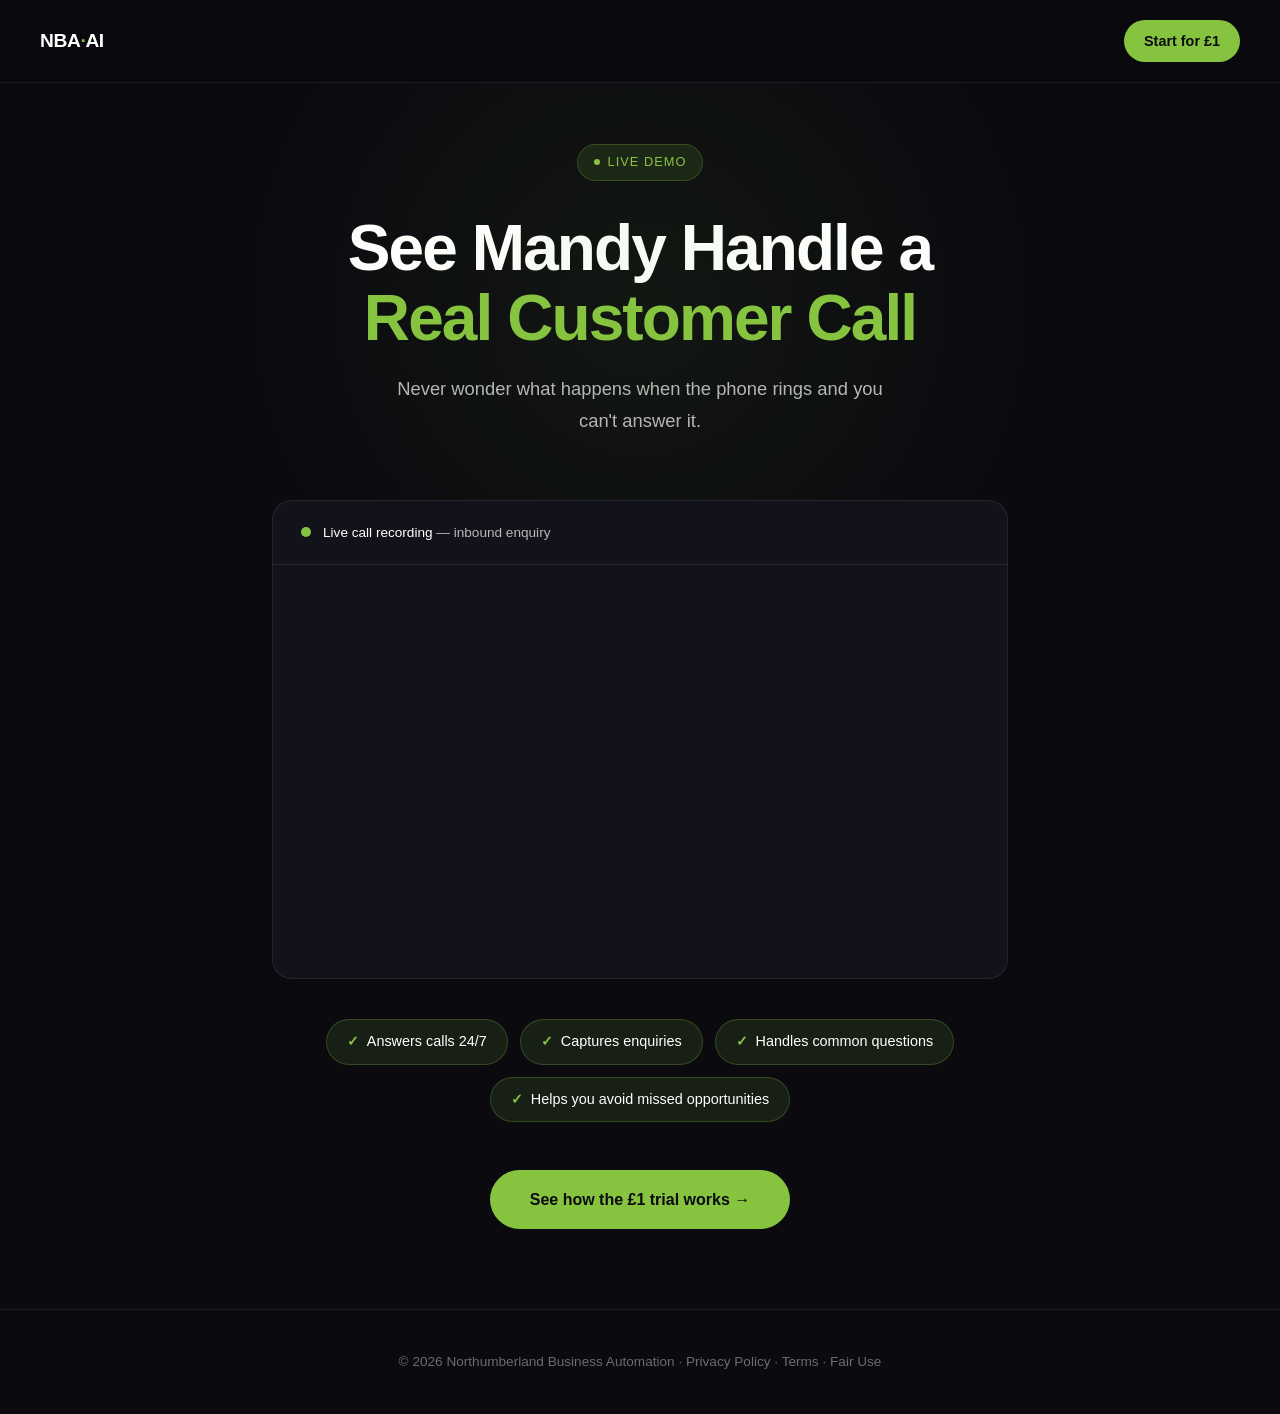
<file: demo.html>
<!DOCTYPE html>
<html lang="en">
<head>
<meta charset="UTF-8">
<meta name="viewport" content="width=device-width, initial-scale=1.0">
<title>See Mandy in Action — NBA AI Demo</title>
<meta name="description" content="Watch Mandy handle a real customer call. See exactly what your customers experience when NBA AI answers your phone.">
<meta name="robots" content="index, follow">
<link rel="canonical" href="https://nba-ai.co.uk/demo.html">
<meta name="theme-color" content="#0a0a0f">
<link rel="icon" type="image/svg+xml" href="/favicon.svg">
<link rel="icon" type="image/png" sizes="32x32" href="/favicon-32.png">
<link rel="shortcut icon" href="/favicon.ico">
<style>
  *, *::before, *::after { box-sizing: border-box; margin: 0; padding: 0; }

  :root {
    --dark: #0a0a0f;
    --dark-2: #12121a;
    --dark-3: #1a1a26;
    --accent: #86c440;
    --accent-dim: rgba(134, 196, 64, 0.12);
    --accent-mid: rgba(134, 196, 64, 0.25);
    --white: #ffffff;
    --white-70: rgba(255,255,255,0.7);
    --white-40: rgba(255,255,255,0.4);
    --border: rgba(255,255,255,0.08);
    --font: -apple-system, BlinkMacSystemFont, 'Segoe UI', sans-serif;
  }

  html { scroll-behavior: smooth; }

  body {
    background: var(--dark);
    color: var(--white);
    font-family: var(--font);
    font-size: 17px;
    line-height: 1.7;
    -webkit-font-smoothing: antialiased;
  }

  /* NAV */
  nav {
    position: fixed;
    top: 0; left: 0; right: 0;
    z-index: 100;
    display: flex;
    align-items: center;
    justify-content: space-between;
    padding: 1.25rem 2.5rem;
    background: rgba(10,10,15,0.85);
    backdrop-filter: blur(12px);
    border-bottom: 1px solid var(--border);
  }
  .nav-logo {
    font-weight: 800;
    font-size: 1.2rem;
    letter-spacing: -0.02em;
    color: var(--white);
    text-decoration: none;
  }
  .nav-logo span { color: var(--accent); }
  .nav-cta {
    background: var(--accent);
    color: var(--dark);
    font-weight: 600;
    font-size: 0.9rem;
    padding: 0.55rem 1.25rem;
    border-radius: 100px;
    text-decoration: none;
    transition: opacity 0.2s;
  }
  .nav-cta:hover { opacity: 0.85; }

  /* HERO */
  .demo-hero {
    min-height: 55vh;
    display: flex;
    flex-direction: column;
    align-items: center;
    justify-content: center;
    text-align: center;
    padding: 9rem 2rem 4rem;
    position: relative;
    overflow: hidden;
  }
  .demo-hero::before {
    content: '';
    position: absolute;
    top: -20%;
    left: 50%;
    transform: translateX(-50%);
    width: 800px;
    height: 800px;
    background: radial-gradient(circle, rgba(134,196,64,0.07) 0%, transparent 70%);
    pointer-events: none;
  }
  .eyebrow {
    display: inline-flex;
    align-items: center;
    gap: 0.5rem;
    background: var(--accent-dim);
    border: 1px solid var(--accent-mid);
    color: var(--accent);
    font-size: 0.8rem;
    font-weight: 500;
    letter-spacing: 0.08em;
    text-transform: uppercase;
    padding: 0.4rem 1rem;
    border-radius: 100px;
    margin-bottom: 2rem;
  }
  .eyebrow::before {
    content: '';
    width: 6px; height: 6px;
    border-radius: 50%;
    background: var(--accent);
    animation: pulse 2s infinite;
  }
  @keyframes pulse {
    0%, 100% { opacity: 1; }
    50% { opacity: 0.3; }
  }
  h1 {
    font-size: clamp(2.4rem, 6vw, 4rem);
    font-weight: 800;
    line-height: 1.1;
    letter-spacing: -0.03em;
    margin-bottom: 1.25rem;
  }
  h1 em {
    font-style: normal;
    color: var(--accent);
  }
  .hero-sub {
    font-size: 1.15rem;
    color: var(--white-70);
    font-weight: 300;
    max-width: 500px;
    margin: 0 auto;
  }

  /* VIDEO SECTION */
  .video-section {
    max-width: 800px;
    margin: 0 auto;
    padding: 0 2rem 5rem;
  }
  .video-wrap {
    background: var(--dark-2);
    border: 1px solid var(--border);
    border-radius: 20px;
    overflow: hidden;
    margin-bottom: 2.5rem;
  }
  .video-header {
    padding: 1.25rem 1.75rem;
    border-bottom: 1px solid var(--border);
    display: flex;
    align-items: center;
    gap: 0.75rem;
  }
  .video-dot {
    width: 10px; height: 10px;
    border-radius: 50%;
    background: var(--accent);
    animation: pulse 2s infinite;
  }
  .video-label {
    font-size: 0.85rem;
    color: var(--white-70);
    font-weight: 300;
  }
  .video-label strong { color: var(--white); font-weight: 500; }
  .video-embed {
    padding: 56.25% 0 0 0;
    position: relative;
  }
  .video-embed iframe {
    position: absolute;
    top: 0; left: 0;
    width: 100%; height: 100%;
  }

  /* HIGHLIGHTS */
  .highlights {
    display: flex;
    flex-wrap: wrap;
    gap: 0.75rem;
    justify-content: center;
    margin-bottom: 3rem;
  }
  .highlight-tag {
    display: flex;
    align-items: center;
    gap: 0.5rem;
    background: var(--accent-dim);
    border: 1px solid var(--accent-mid);
    color: var(--white);
    font-size: 0.9rem;
    font-weight: 400;
    padding: 0.6rem 1.25rem;
    border-radius: 100px;
  }
  .highlight-tag::before {
    content: '✓';
    color: var(--accent);
    font-weight: 700;
  }

  /* CTA */
  .cta-wrap {
    text-align: center;
  }
  .btn-primary {
    display: inline-block;
    background: var(--accent);
    color: var(--dark);
    font-weight: 700;
    font-size: 1rem;
    padding: 1rem 2.5rem;
    border-radius: 100px;
    text-decoration: none;
    transition: transform 0.2s, opacity 0.2s;
  }
  .btn-primary:hover { transform: translateY(-2px); opacity: 0.9; }

  /* FOOTER */
  footer {
    border-top: 1px solid var(--border);
    padding: 2.5rem;
    text-align: center;
    color: var(--white-40);
    font-size: 0.85rem;
    font-weight: 300;
  }
  footer a { color: var(--white-40); text-decoration: none; }
  footer a:hover { color: var(--white-70); }

  @media (max-width: 640px) {
    nav { padding: 1rem 1.25rem; }
    .demo-hero { padding: 7rem 1.25rem 3rem; }
    .video-section { padding: 0 1.25rem 4rem; }
  }
</style>
</head>
<body>

<nav>
  <a href="/" class="nav-logo">NBA<span>·</span>AI</a>
  <a href="/trial.html" class="nav-cta">Start for £1</a>
</nav>

<div class="demo-hero">
  <div class="eyebrow">Live Demo</div>
  <h1>See Mandy Handle a<br><em>Real Customer Call</em></h1>
  <p class="hero-sub">Never wonder what happens when the phone rings and you can't answer it.</p>
</div>

<div class="video-section">
  <div class="video-wrap">
    <div class="video-header">
      <div class="video-dot"></div>
      <span class="video-label"><strong>Live call recording</strong> — inbound enquiry</span>
    </div>
    <div class="video-embed">
      <iframe src="https://player.vimeo.com/video/1201475561?dnt=1&badge=0&autopause=0&player_id=0&app_id=58479" frameborder="0" allow="autoplay; fullscreen; picture-in-picture; clipboard-write; encrypted-media; web-share" referrerpolicy="strict-origin-when-cross-origin" title="Mandy — NBA AI Demo"></iframe>
    </div>
    <script src="https://player.vimeo.com/api/player.js" defer></script>
  </div>

  <div class="highlights">
    <span class="highlight-tag">Answers calls 24/7</span>
    <span class="highlight-tag">Captures enquiries</span>
    <span class="highlight-tag">Handles common questions</span>
    <span class="highlight-tag">Helps you avoid missed opportunities</span>
  </div>

  <div class="cta-wrap">
    <a href="/trial.html" class="btn-primary">See how the £1 trial works →</a>
  </div>
</div>

<footer>
  <p>&copy; 2026 Northumberland Business Automation · <a href="/privacy.html">Privacy Policy</a> · <a href="/terms.html">Terms</a> · <a href="/fair-use.html">Fair Use</a></p>
</footer>

<script>
(function() {
  var consent = localStorage.getItem('cookie_consent');
  if (consent === 'accepted') {
    var s = document.createElement('script');
    s.src = 'https://beta.leadconnectorhq.com/loader.js';
    s.setAttribute('data-resources-url', 'https://beta.leadconnectorhq.com/chat-widget/loader.js');
    s.setAttribute('data-widget-id', '6a18972196c166bea69d04c4');
    s.async = true;
    s.defer = true;
    document.body.appendChild(s);
  }
})();
</script>

</body>
</html>
</file>
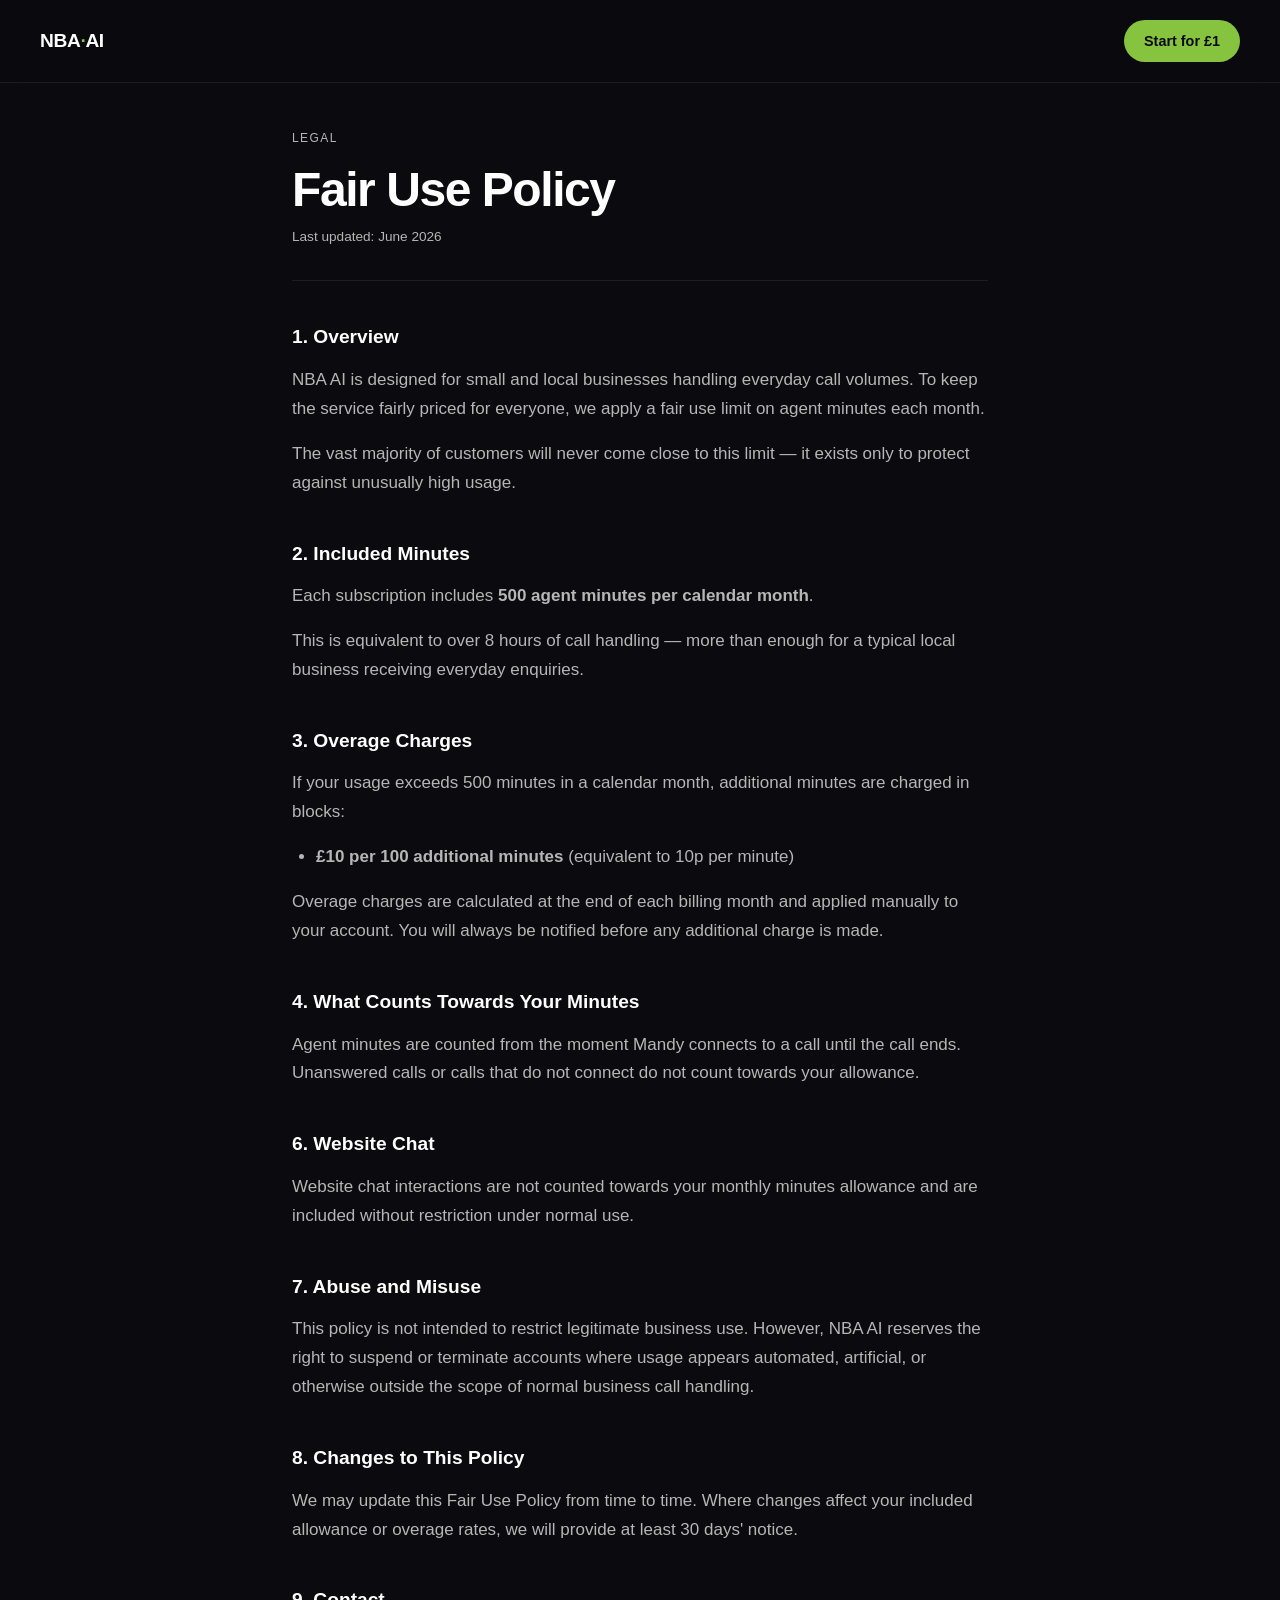
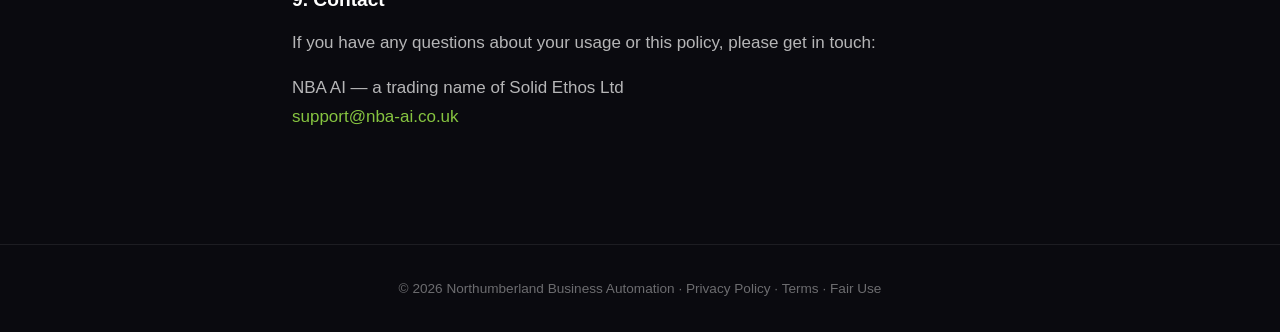
<file: fair-use.html>
<!DOCTYPE html>
<html lang="en">
<head>
<meta charset="UTF-8">
<meta name="viewport" content="width=device-width, initial-scale=1.0">
<title>Fair Use Policy — NBA AI</title>
<meta name="description" content="Fair Use Policy for NBA AI, operated by Solid Ethos Ltd.">
<meta name="robots" content="index, follow">
<link rel="canonical" href="https://nba-ai.co.uk/fair-use.html">
<meta name="theme-color" content="#0a0a0f">
<link rel="icon" type="image/svg+xml" href="/favicon.svg">
<link rel="icon" type="image/png" sizes="32x32" href="/favicon-32.png">
<link rel="shortcut icon" href="/favicon.ico">
<link rel="stylesheet" href="/style.css">
</head>
<body>
<nav>
  <a href="/" class="nav-logo">NBA<span>·</span>AI</a>
  <a href="/#trial" class="nav-cta">Start for £1</a>
</nav>
<div class="page-content">
  <p class="page-eyebrow">Legal</p>
  <h1>Fair Use Policy</h1>
  <p class="page-updated">Last updated: June 2026</p>

  <h2>1. Overview</h2>
  <p>NBA AI is designed for small and local businesses handling everyday call volumes. To keep the service fairly priced for everyone, we apply a fair use limit on agent minutes each month.</p>
  <p>The vast majority of customers will never come close to this limit — it exists only to protect against unusually high usage.</p>

  <h2>2. Included Minutes</h2>
  <p>Each subscription includes <strong>500 agent minutes per calendar month</strong>.</p>
  <p>This is equivalent to over 8 hours of call handling — more than enough for a typical local business receiving everyday enquiries.</p>

  <h2>3. Overage Charges</h2>
  <p>If your usage exceeds 500 minutes in a calendar month, additional minutes are charged in blocks:</p>
  <ul>
    <li><strong>£10 per 100 additional minutes</strong> (equivalent to 10p per minute)</li>
  </ul>
  <p>Overage charges are calculated at the end of each billing month and applied manually to your account. You will always be notified before any additional charge is made.</p>

  <h2>4. What Counts Towards Your Minutes</h2>
  <p>Agent minutes are counted from the moment Mandy connects to a call until the call ends. Unanswered calls or calls that do not connect do not count towards your allowance.</p>

  <h2>6. Website Chat</h2>
  <p>Website chat interactions are not counted towards your monthly minutes allowance and are included without restriction under normal use.</p>

  <h2>7. Abuse and Misuse</h2>
  <p>This policy is not intended to restrict legitimate business use. However, NBA AI reserves the right to suspend or terminate accounts where usage appears automated, artificial, or otherwise outside the scope of normal business call handling.</p>

  <h2>8. Changes to This Policy</h2>
  <p>We may update this Fair Use Policy from time to time. Where changes affect your included allowance or overage rates, we will provide at least 30 days' notice.</p>

  <h2>9. Contact</h2>
  <p>If you have any questions about your usage or this policy, please get in touch:</p>
  <p>NBA AI — a trading name of Solid Ethos Ltd<br>
  <a href="mailto:support@nba-ai.co.uk">support@nba-ai.co.uk</a></p>
</div>
<footer>
  <p>&copy; 2026 Northumberland Business Automation · <a href="/privacy.html">Privacy Policy</a> · <a href="/terms.html">Terms</a> · <a href="/fair-use.html">Fair Use</a></p>
</footer>
<script src="https://beta.leadconnectorhq.com/loader.js" data-resources-url="https://beta.leadconnectorhq.com/chat-widget/loader.js" data-widget-id="6a18972196c166bea69d04c4" async defer></script>
</body>
</html>
</file>
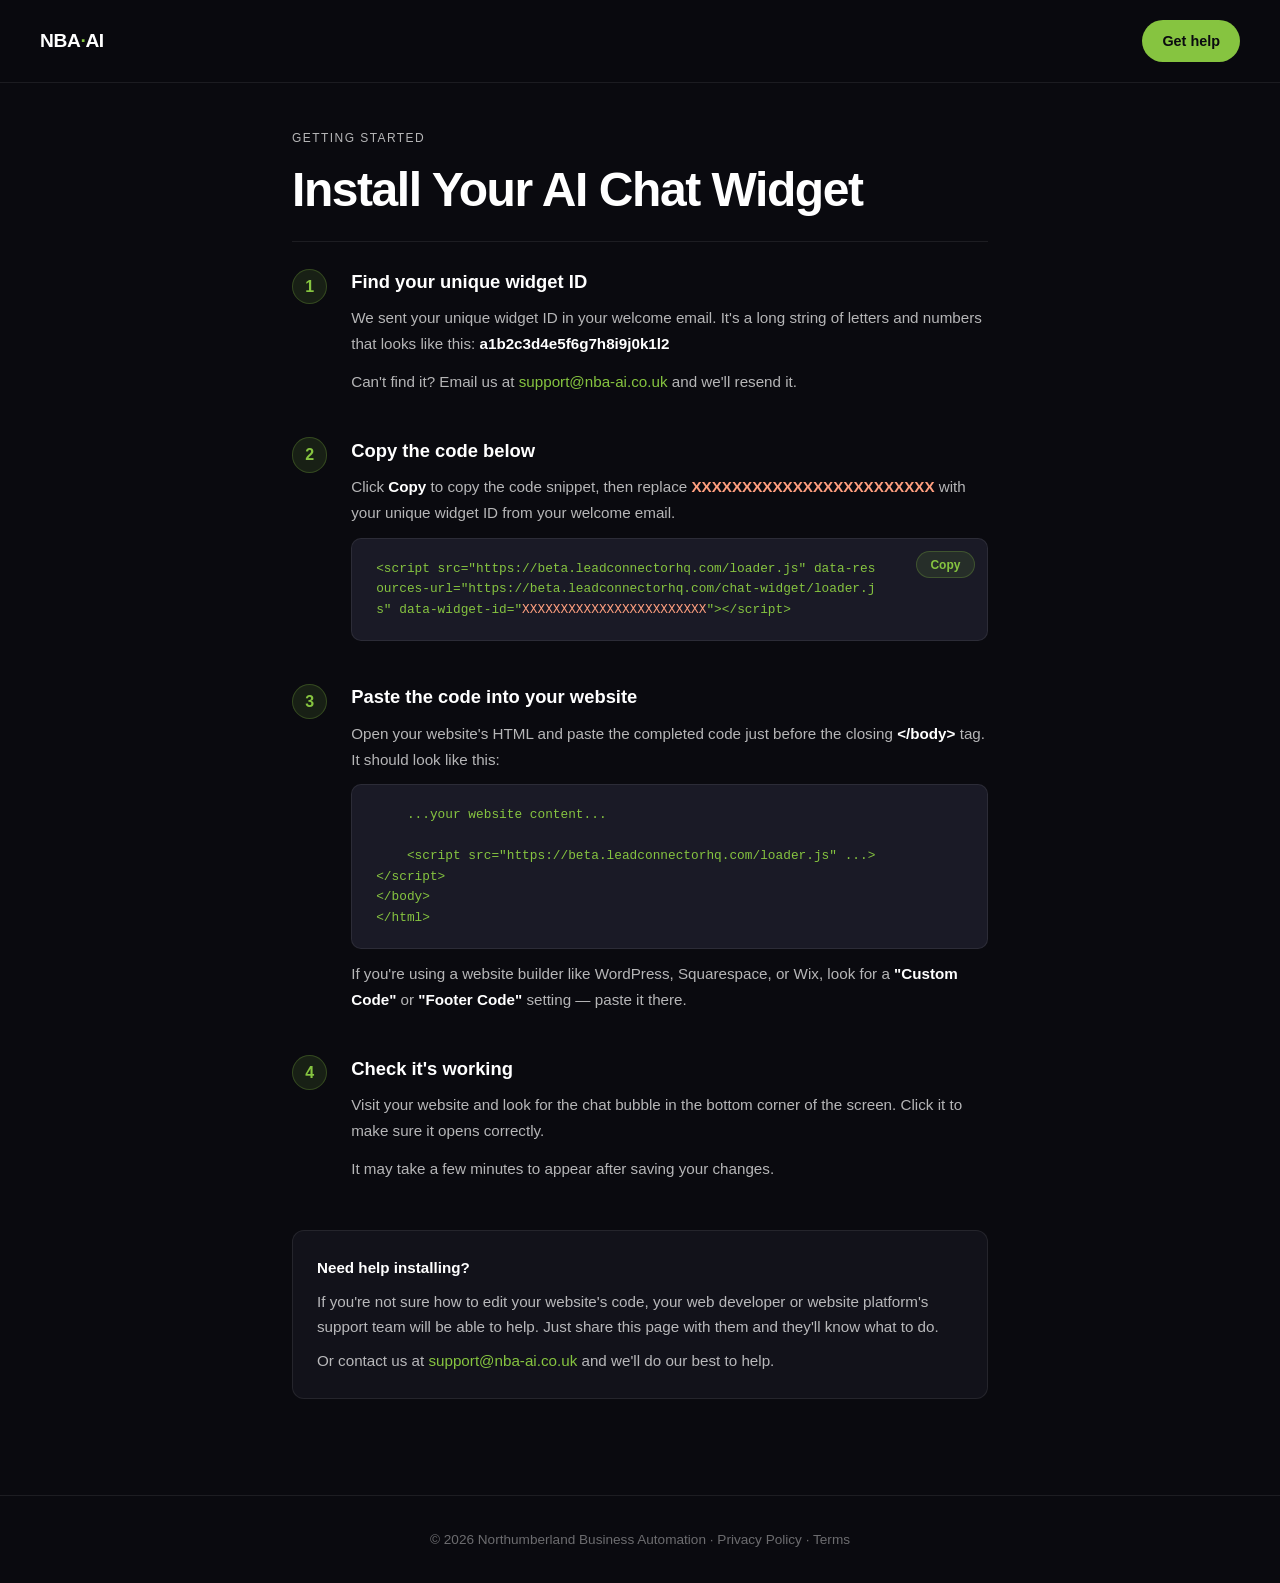
<file: install.html>
<!DOCTYPE html>
<html lang="en">
<head>
<meta charset="UTF-8">
<meta name="viewport" content="width=device-width, initial-scale=1.0">
<title>Install Your AI Chat Widget — NBA AI</title>
<meta name="description" content="Step-by-step instructions to install your NBA AI chat widget on your website.">
<meta name="robots" content="noindex, nofollow">
<meta name="theme-color" content="#0a0a0f">
<link rel="stylesheet" href="/style.css">
</head>
<body>
<nav>
  <a href="/" class="nav-logo">NBA<span>·</span>AI</a>
  <a href="mailto:support@nba-ai.co.uk" class="nav-cta">Get help</a>
</nav>
<div class="page-content install">
  <p class="page-eyebrow">Getting started</p>
  <h1>Install Your AI Chat Widget</h1>
  <div class="step">
    <div class="step-number">1</div>
    <div class="step-body">
      <h2>Find your unique widget ID</h2>
      <p>We sent your unique widget ID in your welcome email. It's a long string of letters and numbers that looks like this: <strong>a1b2c3d4e5f6g7h8i9j0k1l2</strong></p>
      <p>Can't find it? Email us at <a href="mailto:support@nba-ai.co.uk">support@nba-ai.co.uk</a> and we'll resend it.</p>
    </div>
  </div>
  <div class="step">
    <div class="step-number">2</div>
    <div class="step-body">
      <h2>Copy the code below</h2>
      <p>Click <strong>Copy</strong> to copy the code snippet, then replace <strong style="color:#ff9f7f;">XXXXXXXXXXXXXXXXXXXXXXXX</strong> with your unique widget ID from your welcome email.</p>
      <div class="code-block">
        <pre>&lt;script src="https://beta.leadconnectorhq.com/loader.js" data-resources-url="https://beta.leadconnectorhq.com/chat-widget/loader.js" data-widget-id="<span class="placeholder">XXXXXXXXXXXXXXXXXXXXXXXX</span>"&gt;&lt;/script&gt;</pre>
        <button class="copy-btn" onclick="copyCode(this)">Copy</button>
      </div>
    </div>
  </div>
  <div class="step">
    <div class="step-number">3</div>
    <div class="step-body">
      <h2>Paste the code into your website</h2>
      <p>Open your website's HTML and paste the completed code just before the closing <strong>&lt;/body&gt;</strong> tag. It should look like this:</p>
      <div class="code-block">
        <pre>    ...your website content...

    &lt;script src="https://beta.leadconnectorhq.com/loader.js" ...&gt;&lt;/script&gt;
&lt;/body&gt;
&lt;/html&gt;</pre>
      </div>
      <p style="margin-top:0.75rem;">If you're using a website builder like WordPress, Squarespace, or Wix, look for a <strong>"Custom Code"</strong> or <strong>"Footer Code"</strong> setting — paste it there.</p>
    </div>
  </div>
  <div class="step">
    <div class="step-number">4</div>
    <div class="step-body">
      <h2>Check it's working</h2>
      <p>Visit your website and look for the chat bubble in the bottom corner of the screen. Click it to make sure it opens correctly.</p>
      <p>It may take a few minutes to appear after saving your changes.</p>
    </div>
  </div>
  <div class="help-box">
    <p><strong>Need help installing?</strong></p>
    <p>If you're not sure how to edit your website's code, your web developer or website platform's support team will be able to help. Just share this page with them and they'll know what to do.</p>
    <p>Or contact us at <a href="mailto:support@nba-ai.co.uk">support@nba-ai.co.uk</a> and we'll do our best to help.</p>
  </div>
</div>
<footer>
  <p>&copy; 2026 Northumberland Business Automation · <a href="/privacy.html">Privacy Policy</a> · <a href="/terms.html">Terms</a></p>
</footer>
<script>
function copyCode(btn) {
  const code = '<script src="https://beta.leadconnectorhq.com/loader.js" data-resources-url="https://beta.leadconnectorhq.com/chat-widget/loader.js" data-widget-id="XXXXXXXXXXXXXXXXXXXXXXXX"><\/script>';
  navigator.clipboard.writeText(code).then(function() {
    btn.textContent = 'Copied!';
    btn.classList.add('copied');
    setTimeout(function() {
      btn.textContent = 'Copy';
      btn.classList.remove('copied');
    }, 2000);
  });
}
</script>
</body>
</html>
</file>
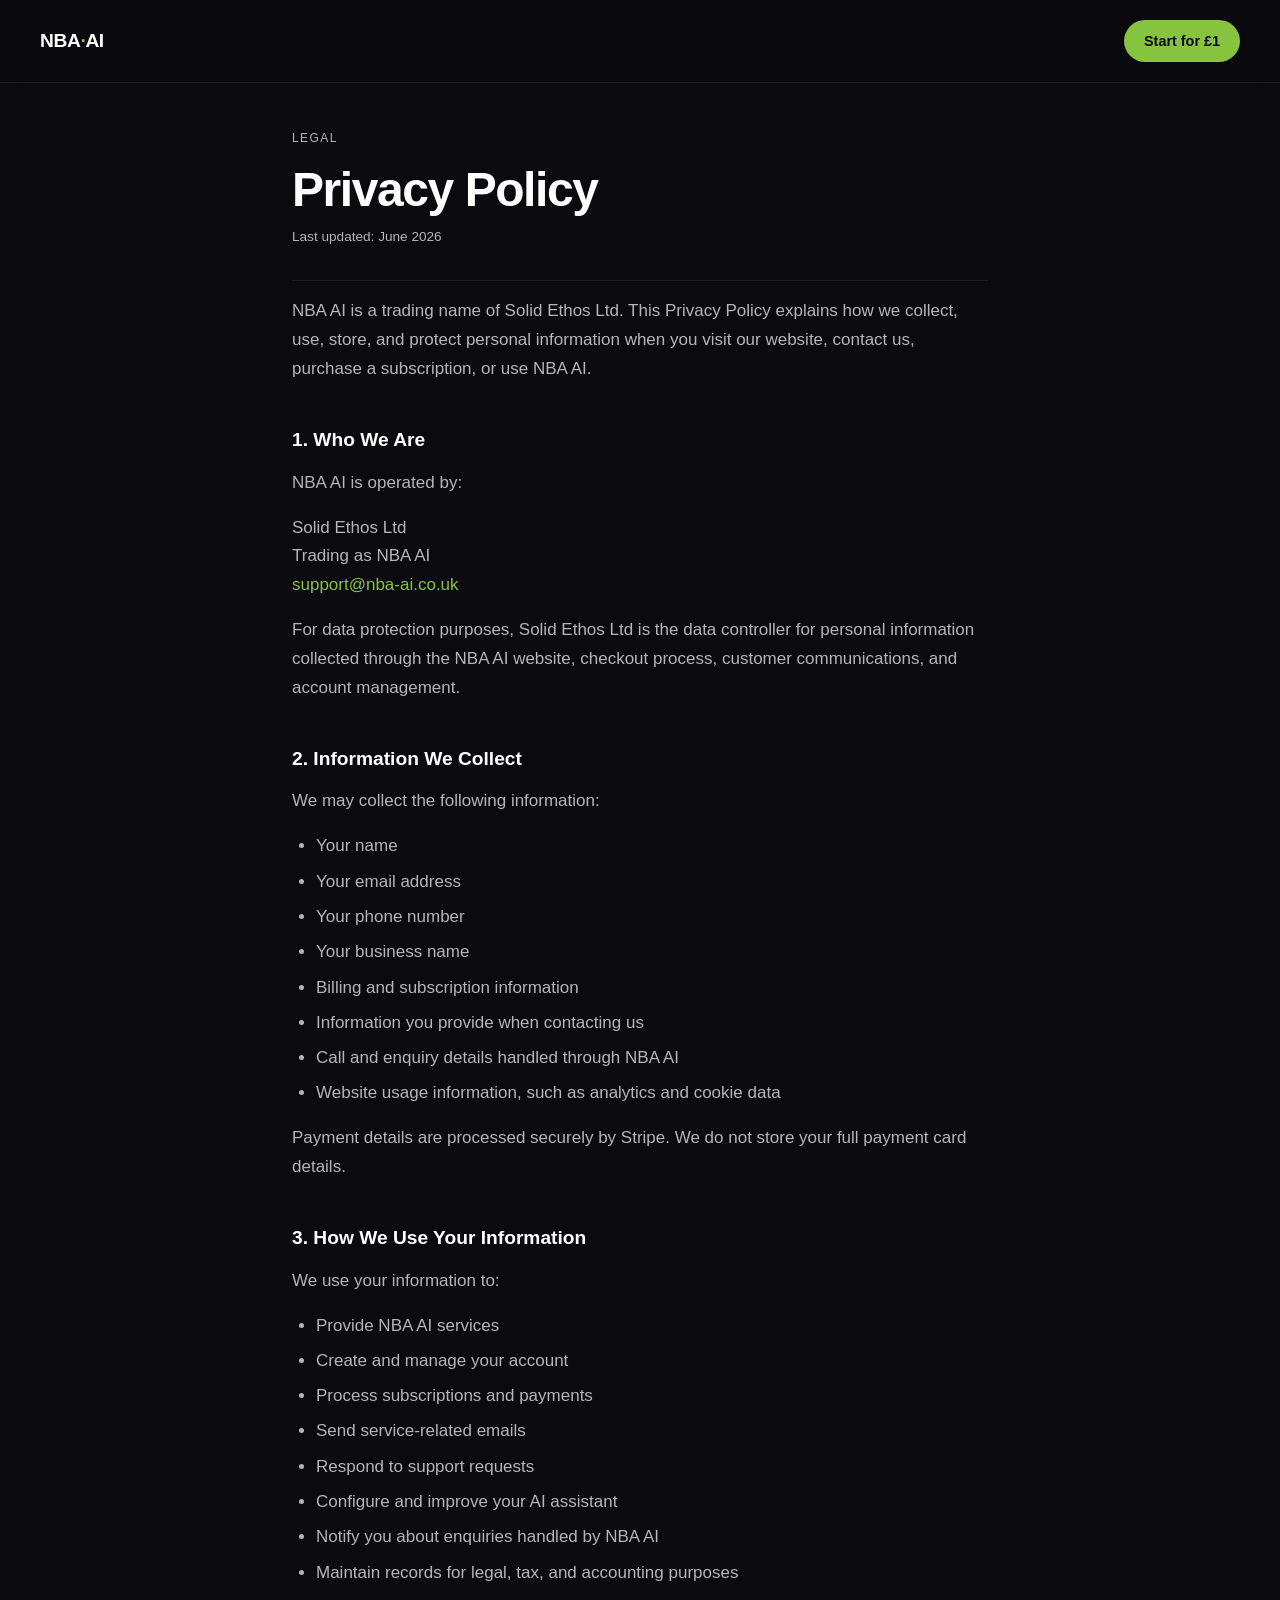
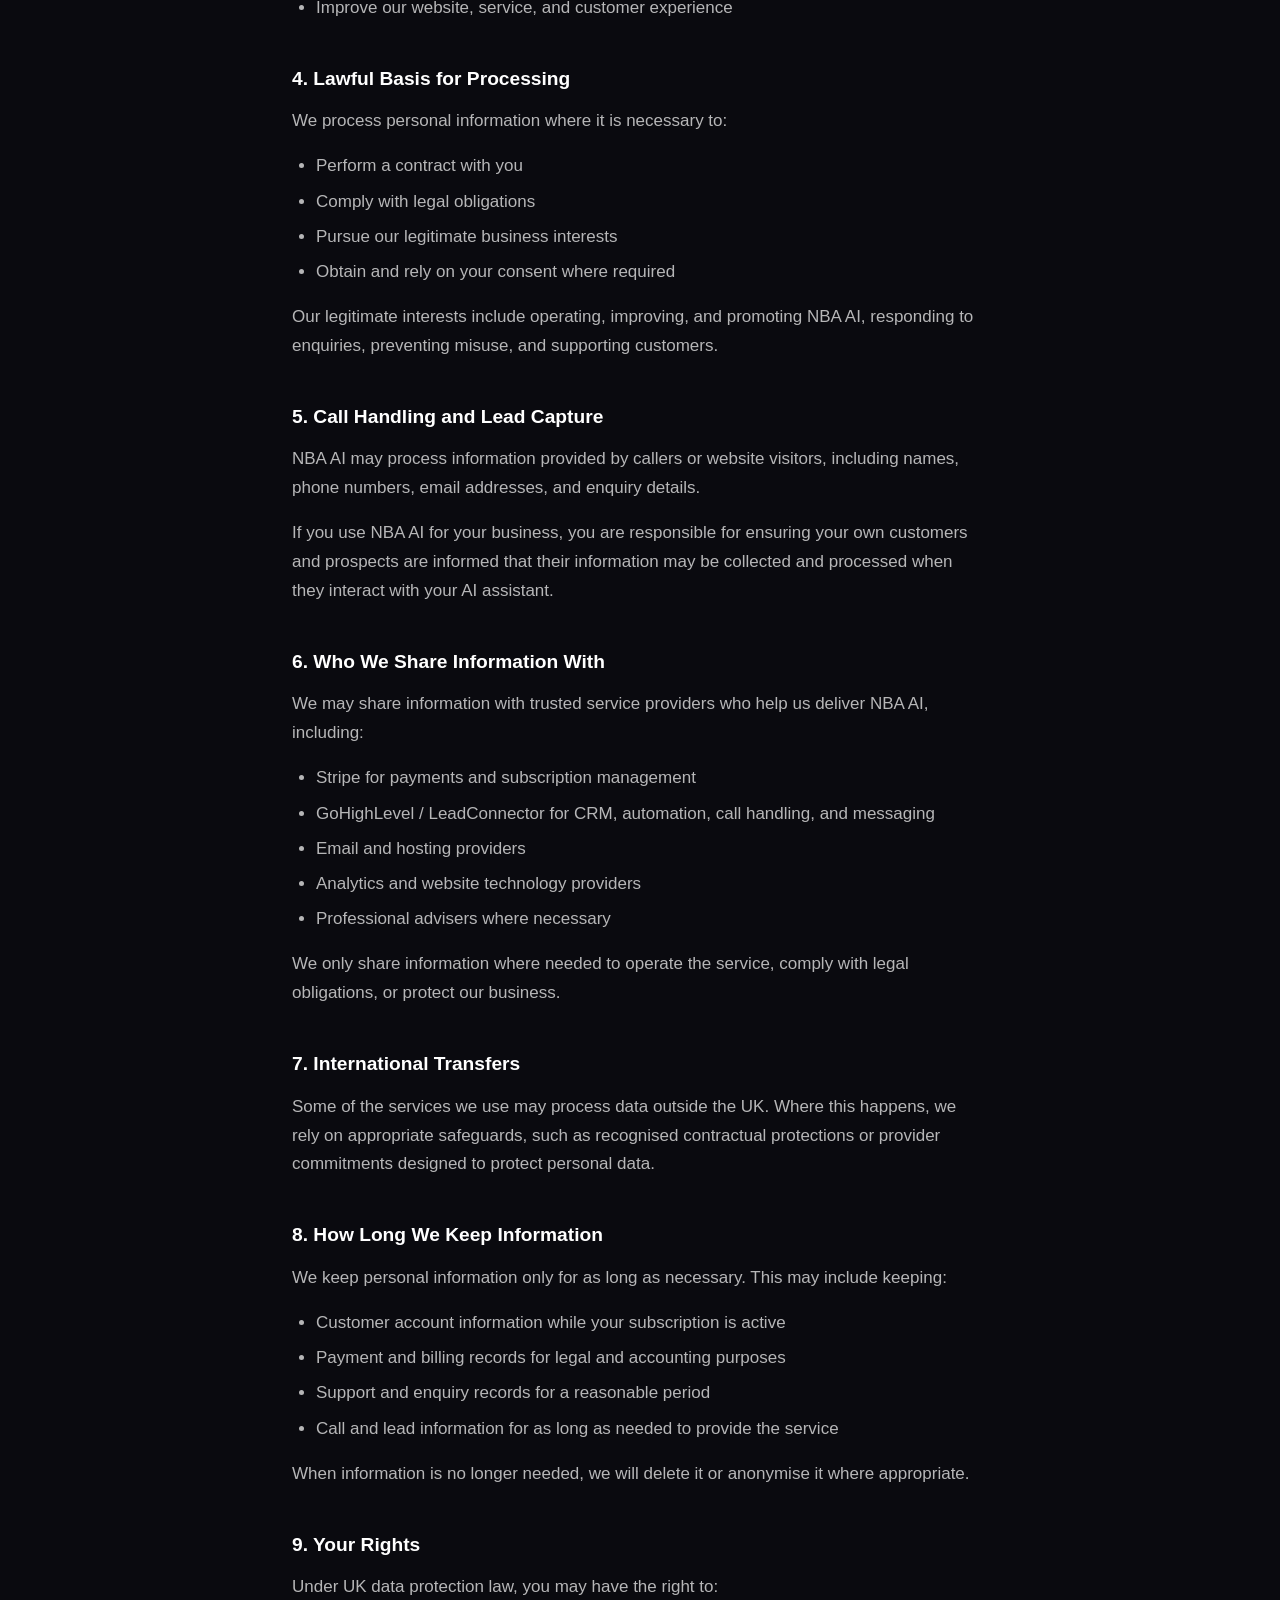
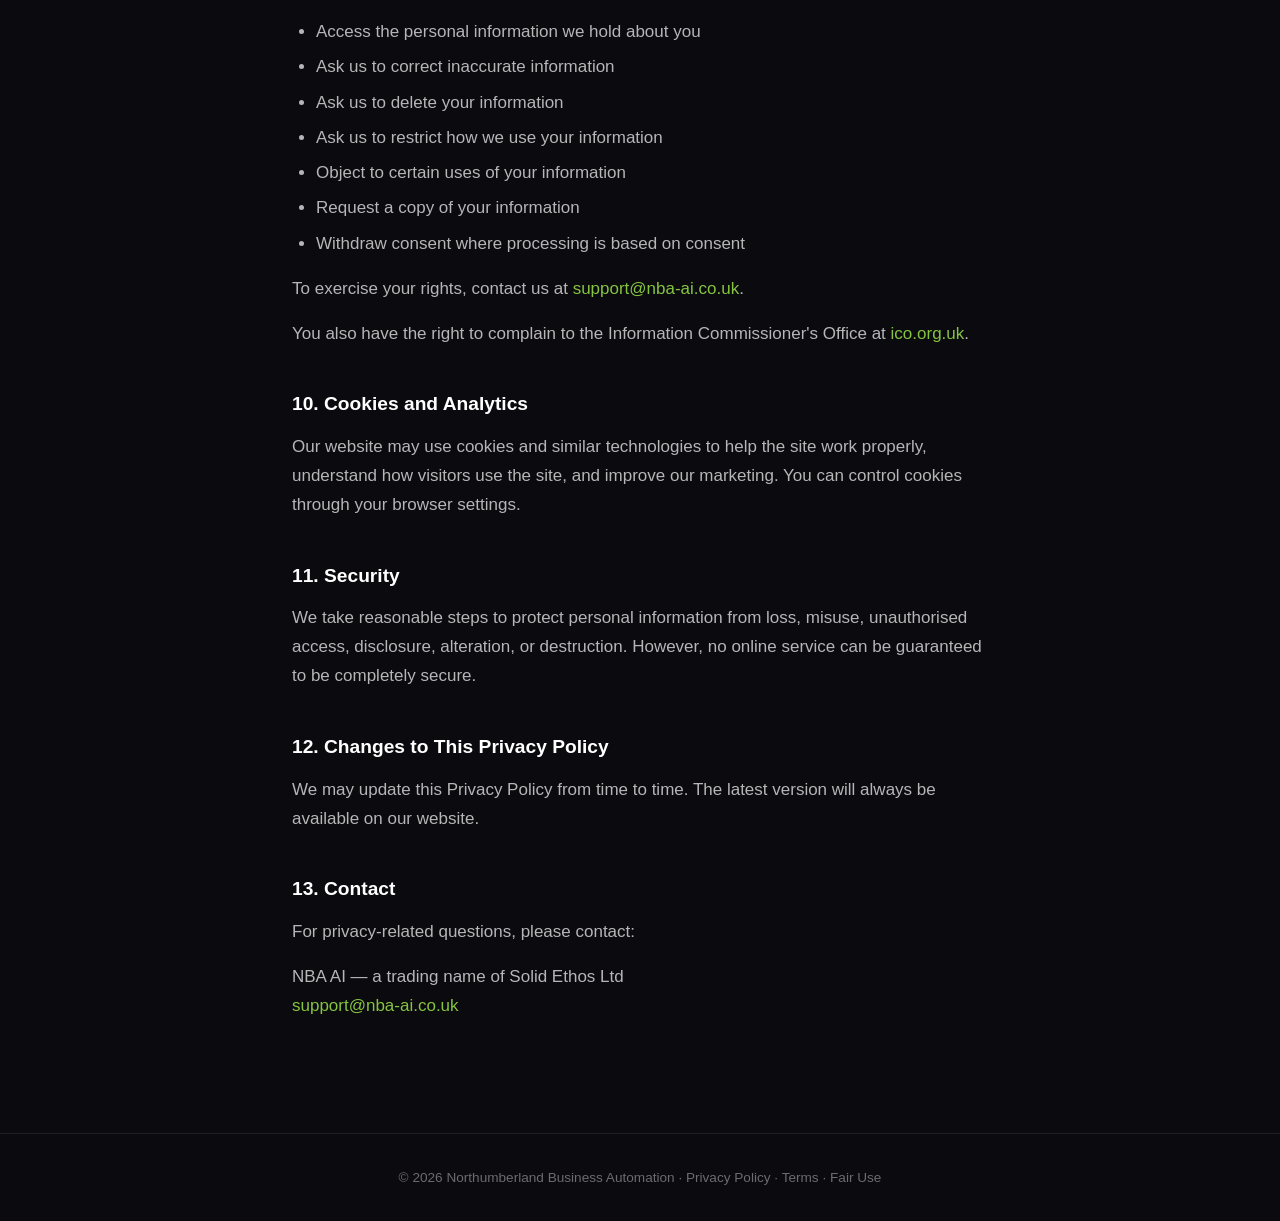
<file: privacy.html>
<!DOCTYPE html>
<html lang="en">
<head>
<meta charset="UTF-8">
<meta name="viewport" content="width=device-width, initial-scale=1.0">
<title>Privacy Policy — NBA AI</title>
<meta name="description" content="Privacy Policy for NBA AI, operated by Solid Ethos Ltd.">
<meta name="robots" content="index, follow">
<link rel="canonical" href="https://nba-ai.co.uk/privacy.html">
<meta name="theme-color" content="#0a0a0f">
<link rel="icon" type="image/svg+xml" href="/favicon.svg">
<link rel="icon" type="image/png" sizes="32x32" href="/favicon-32.png">
<link rel="shortcut icon" href="/favicon.ico">
<link rel="stylesheet" href="/style.css">
</head>
<body>
<nav>
  <a href="/" class="nav-logo">NBA<span>·</span>AI</a>
  <a href="/#trial" class="nav-cta">Start for £1</a>
</nav>
<div class="page-content">
  <p class="page-eyebrow">Legal</p>
  <h1>Privacy Policy</h1>
  <p class="page-updated">Last updated: June 2026</p>
  <p>NBA AI is a trading name of Solid Ethos Ltd. This Privacy Policy explains how we collect, use, store, and protect personal information when you visit our website, contact us, purchase a subscription, or use NBA AI.</p>
  <h2>1. Who We Are</h2>
  <p>NBA AI is operated by:</p>
  <p>Solid Ethos Ltd<br>Trading as NBA AI<br><a href="mailto:support@nba-ai.co.uk">support@nba-ai.co.uk</a></p>
  <p>For data protection purposes, Solid Ethos Ltd is the data controller for personal information collected through the NBA AI website, checkout process, customer communications, and account management.</p>
  <h2>2. Information We Collect</h2>
  <p>We may collect the following information:</p>
  <ul>
    <li>Your name</li>
    <li>Your email address</li>
    <li>Your phone number</li>
    <li>Your business name</li>
    <li>Billing and subscription information</li>
    <li>Information you provide when contacting us</li>
    <li>Call and enquiry details handled through NBA AI</li>
    <li>Website usage information, such as analytics and cookie data</li>
  </ul>
  <p>Payment details are processed securely by Stripe. We do not store your full payment card details.</p>
  <h2>3. How We Use Your Information</h2>
  <p>We use your information to:</p>
  <ul>
    <li>Provide NBA AI services</li>
    <li>Create and manage your account</li>
    <li>Process subscriptions and payments</li>
    <li>Send service-related emails</li>
    <li>Respond to support requests</li>
    <li>Configure and improve your AI assistant</li>
    <li>Notify you about enquiries handled by NBA AI</li>
    <li>Maintain records for legal, tax, and accounting purposes</li>
    <li>Improve our website, service, and customer experience</li>
  </ul>
  <h2>4. Lawful Basis for Processing</h2>
  <p>We process personal information where it is necessary to:</p>
  <ul>
    <li>Perform a contract with you</li>
    <li>Comply with legal obligations</li>
    <li>Pursue our legitimate business interests</li>
    <li>Obtain and rely on your consent where required</li>
  </ul>
  <p>Our legitimate interests include operating, improving, and promoting NBA AI, responding to enquiries, preventing misuse, and supporting customers.</p>
  <h2>5. Call Handling and Lead Capture</h2>
  <p>NBA AI may process information provided by callers or website visitors, including names, phone numbers, email addresses, and enquiry details.</p>
  <p>If you use NBA AI for your business, you are responsible for ensuring your own customers and prospects are informed that their information may be collected and processed when they interact with your AI assistant.</p>
  <h2>6. Who We Share Information With</h2>
  <p>We may share information with trusted service providers who help us deliver NBA AI, including:</p>
  <ul>
    <li>Stripe for payments and subscription management</li>
    <li>GoHighLevel / LeadConnector for CRM, automation, call handling, and messaging</li>
    <li>Email and hosting providers</li>
    <li>Analytics and website technology providers</li>
    <li>Professional advisers where necessary</li>
  </ul>
  <p>We only share information where needed to operate the service, comply with legal obligations, or protect our business.</p>
  <h2>7. International Transfers</h2>
  <p>Some of the services we use may process data outside the UK. Where this happens, we rely on appropriate safeguards, such as recognised contractual protections or provider commitments designed to protect personal data.</p>
  <h2>8. How Long We Keep Information</h2>
  <p>We keep personal information only for as long as necessary. This may include keeping:</p>
  <ul>
    <li>Customer account information while your subscription is active</li>
    <li>Payment and billing records for legal and accounting purposes</li>
    <li>Support and enquiry records for a reasonable period</li>
    <li>Call and lead information for as long as needed to provide the service</li>
  </ul>
  <p>When information is no longer needed, we will delete it or anonymise it where appropriate.</p>
  <h2>9. Your Rights</h2>
  <p>Under UK data protection law, you may have the right to:</p>
  <ul>
    <li>Access the personal information we hold about you</li>
    <li>Ask us to correct inaccurate information</li>
    <li>Ask us to delete your information</li>
    <li>Ask us to restrict how we use your information</li>
    <li>Object to certain uses of your information</li>
    <li>Request a copy of your information</li>
    <li>Withdraw consent where processing is based on consent</li>
  </ul>
  <p>To exercise your rights, contact us at <a href="mailto:support@nba-ai.co.uk">support@nba-ai.co.uk</a>.</p>
  <p>You also have the right to complain to the Information Commissioner's Office at <a href="https://ico.org.uk" target="_blank" rel="noopener">ico.org.uk</a>.</p>
  <h2>10. Cookies and Analytics</h2>
  <p>Our website may use cookies and similar technologies to help the site work properly, understand how visitors use the site, and improve our marketing. You can control cookies through your browser settings.</p>
  <h2>11. Security</h2>
  <p>We take reasonable steps to protect personal information from loss, misuse, unauthorised access, disclosure, alteration, or destruction. However, no online service can be guaranteed to be completely secure.</p>
  <h2>12. Changes to This Privacy Policy</h2>
  <p>We may update this Privacy Policy from time to time. The latest version will always be available on our website.</p>
  <h2>13. Contact</h2>
  <p>For privacy-related questions, please contact:</p>
  <p>NBA AI — a trading name of Solid Ethos Ltd<br><a href="mailto:support@nba-ai.co.uk">support@nba-ai.co.uk</a></p>
</div>
<footer>
  <p>&copy; 2026 Northumberland Business Automation · <a href="/privacy.html">Privacy Policy</a> · <a href="/terms.html">Terms</a> · <a href="/fair-use.html">Fair Use</a></p>
</footer>
<script src="https://beta.leadconnectorhq.com/loader.js" data-resources-url="https://beta.leadconnectorhq.com/chat-widget/loader.js" data-widget-id="6a18972196c166bea69d04c4" async defer></script>
</body>
</html>
</file>
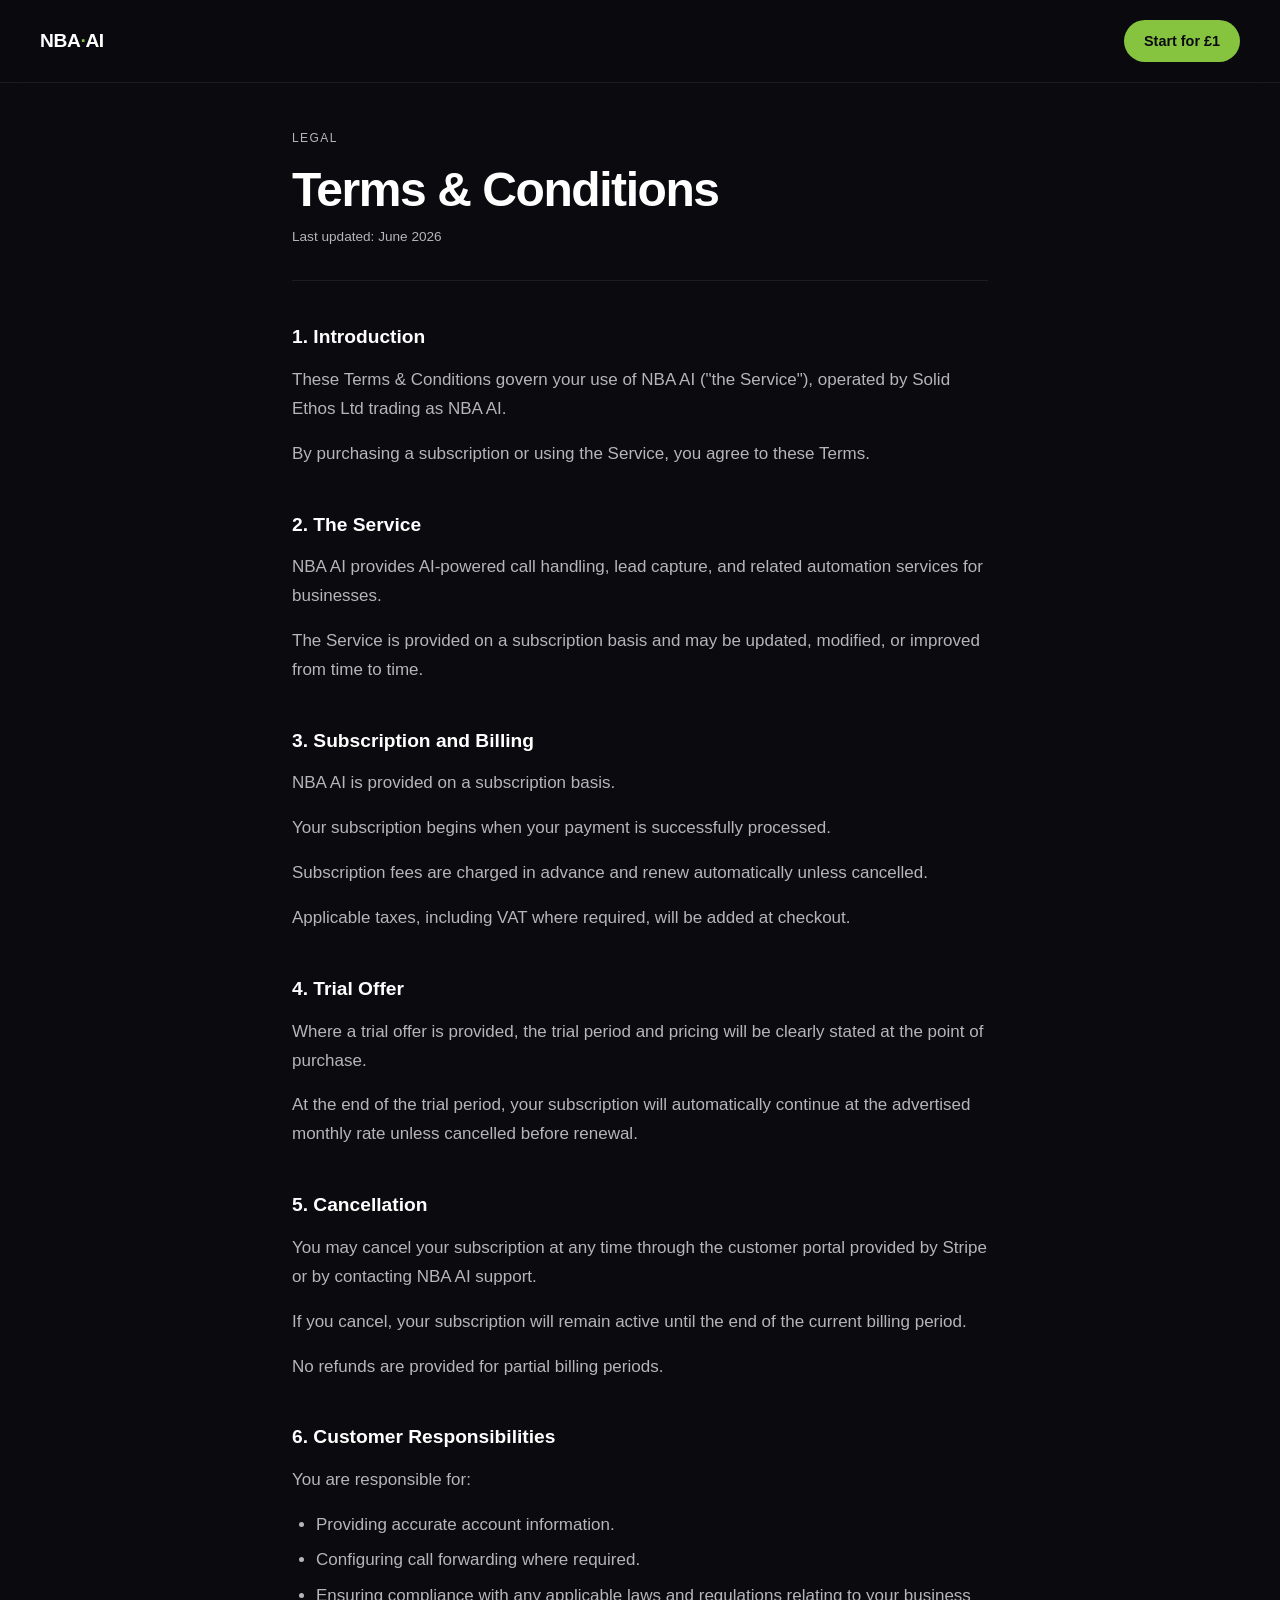
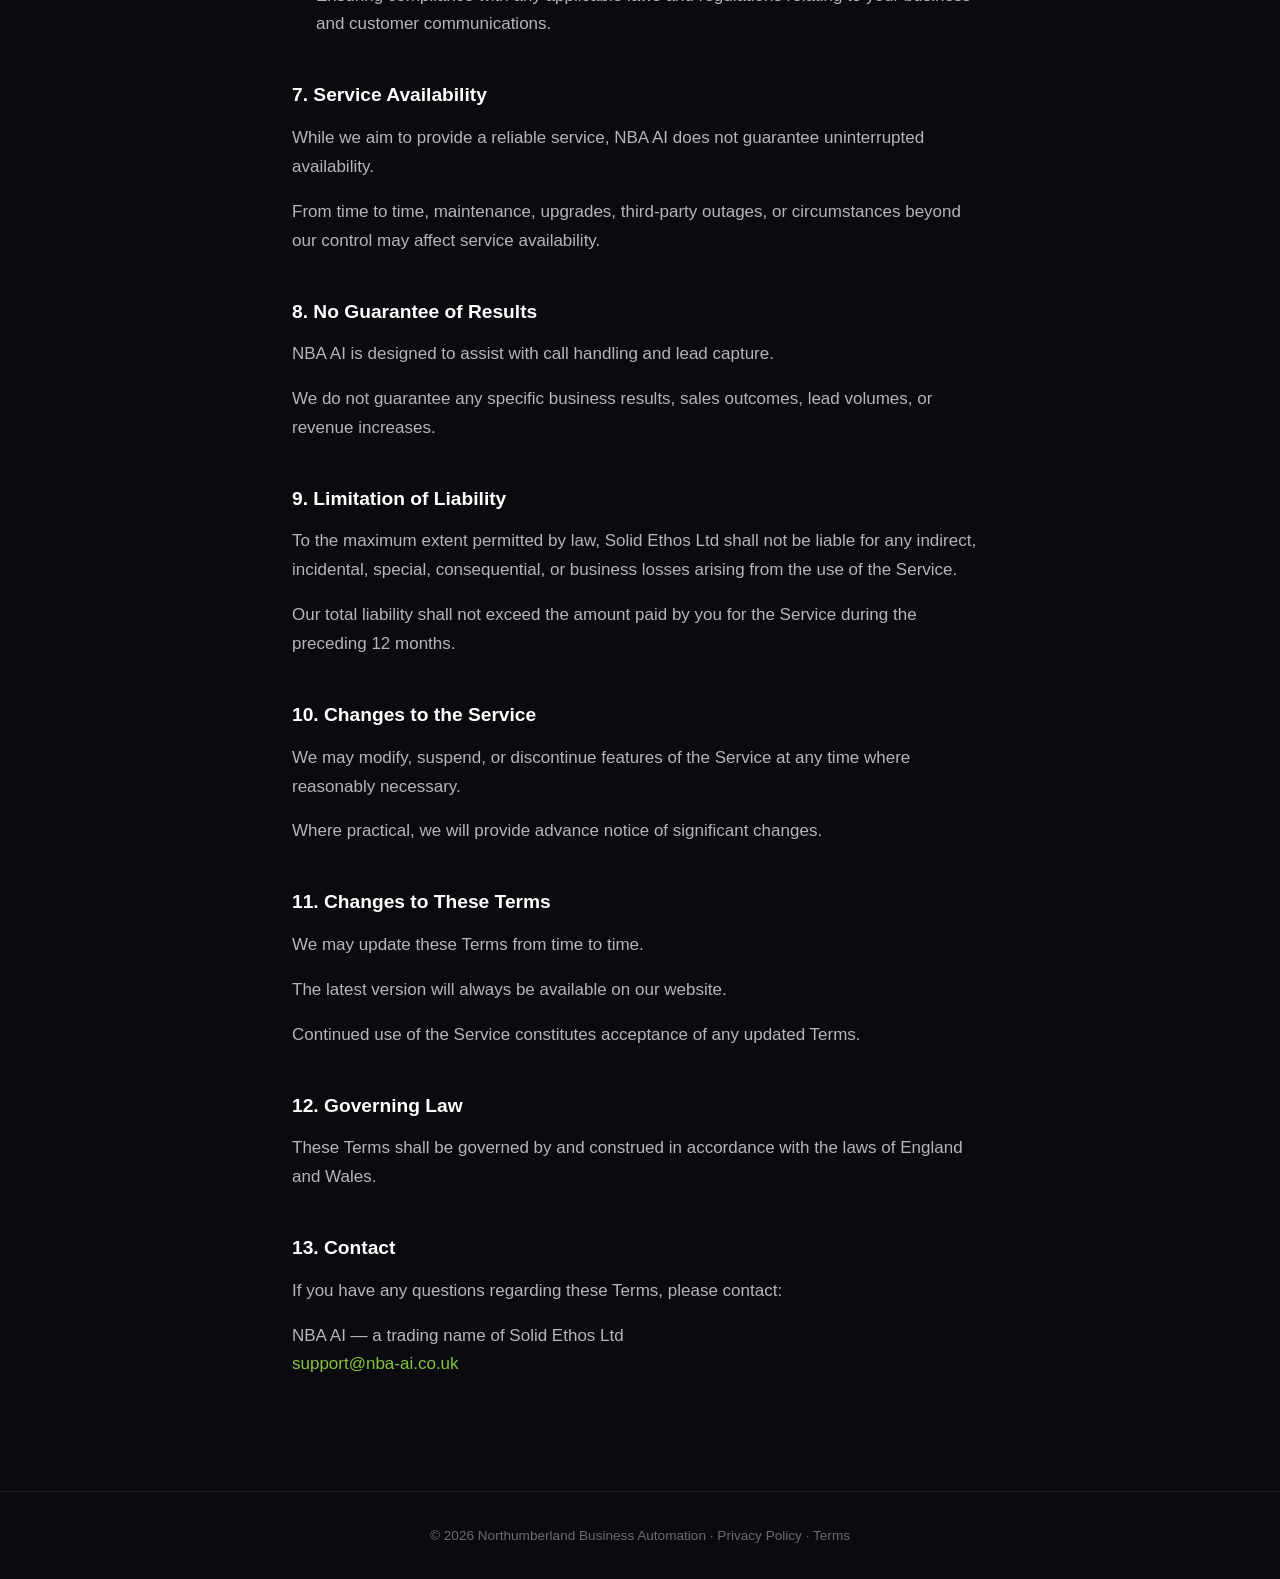
<file: terms.html>
<!DOCTYPE html>
<html lang="en">
<head>
<meta charset="UTF-8">
<meta name="viewport" content="width=device-width, initial-scale=1.0">
<title>Terms & Conditions — NBA AI</title>
<meta name="description" content="Terms and Conditions for NBA AI, operated by Solid Ethos Ltd.">
<meta name="robots" content="index, follow">
<link rel="canonical" href="https://nba-ai.co.uk/terms.html">
<meta name="theme-color" content="#0a0a0f">
<link rel="icon" type="image/svg+xml" href="/favicon.svg">
<link rel="icon" type="image/png" sizes="32x32" href="/favicon-32.png">
<link rel="shortcut icon" href="/favicon.ico">
<link rel="stylesheet" href="/style.css">
</head>
<body>
<nav>
  <a href="/" class="nav-logo">NBA<span>·</span>AI</a>
  <a href="/#trial" class="nav-cta">Start for £1</a>
</nav>
<div class="page-content">
  <p class="page-eyebrow">Legal</p>
  <h1>Terms & Conditions</h1>
  <p class="page-updated">Last updated: June 2026</p>
  <h2>1. Introduction</h2>
  <p>These Terms & Conditions govern your use of NBA AI ("the Service"), operated by Solid Ethos Ltd trading as NBA AI.</p>
  <p>By purchasing a subscription or using the Service, you agree to these Terms.</p>
  <h2>2. The Service</h2>
  <p>NBA AI provides AI-powered call handling, lead capture, and related automation services for businesses.</p>
  <p>The Service is provided on a subscription basis and may be updated, modified, or improved from time to time.</p>
  <h2>3. Subscription and Billing</h2>
  <p>NBA AI is provided on a subscription basis.</p>
  <p>Your subscription begins when your payment is successfully processed.</p>
  <p>Subscription fees are charged in advance and renew automatically unless cancelled.</p>
  <p>Applicable taxes, including VAT where required, will be added at checkout.</p>
  <h2>4. Trial Offer</h2>
  <p>Where a trial offer is provided, the trial period and pricing will be clearly stated at the point of purchase.</p>
  <p>At the end of the trial period, your subscription will automatically continue at the advertised monthly rate unless cancelled before renewal.</p>
  <h2>5. Cancellation</h2>
  <p>You may cancel your subscription at any time through the customer portal provided by Stripe or by contacting NBA AI support.</p>
  <p>If you cancel, your subscription will remain active until the end of the current billing period.</p>
  <p>No refunds are provided for partial billing periods.</p>
  <h2>6. Customer Responsibilities</h2>
  <p>You are responsible for:</p>
  <ul>
    <li>Providing accurate account information.</li>
    <li>Configuring call forwarding where required.</li>
    <li>Ensuring compliance with any applicable laws and regulations relating to your business and customer communications.</li>
  </ul>
  <h2>7. Service Availability</h2>
  <p>While we aim to provide a reliable service, NBA AI does not guarantee uninterrupted availability.</p>
  <p>From time to time, maintenance, upgrades, third-party outages, or circumstances beyond our control may affect service availability.</p>
  <h2>8. No Guarantee of Results</h2>
  <p>NBA AI is designed to assist with call handling and lead capture.</p>
  <p>We do not guarantee any specific business results, sales outcomes, lead volumes, or revenue increases.</p>
  <h2>9. Limitation of Liability</h2>
  <p>To the maximum extent permitted by law, Solid Ethos Ltd shall not be liable for any indirect, incidental, special, consequential, or business losses arising from the use of the Service.</p>
  <p>Our total liability shall not exceed the amount paid by you for the Service during the preceding 12 months.</p>
  <h2>10. Changes to the Service</h2>
  <p>We may modify, suspend, or discontinue features of the Service at any time where reasonably necessary.</p>
  <p>Where practical, we will provide advance notice of significant changes.</p>
  <h2>11. Changes to These Terms</h2>
  <p>We may update these Terms from time to time.</p>
  <p>The latest version will always be available on our website.</p>
  <p>Continued use of the Service constitutes acceptance of any updated Terms.</p>
  <h2>12. Governing Law</h2>
  <p>These Terms shall be governed by and construed in accordance with the laws of England and Wales.</p>
  <h2>13. Contact</h2>
  <p>If you have any questions regarding these Terms, please contact:</p>
  <p>NBA AI — a trading name of Solid Ethos Ltd<br>
  <a href="mailto:support@nba-ai.co.uk">support@nba-ai.co.uk</a></p>
</div>
<footer>
  <p>&copy; 2026 Northumberland Business Automation · <a href="/privacy.html">Privacy Policy</a> · <a href="/terms.html">Terms</a></p>
</footer>
<script src="https://beta.leadconnectorhq.com/loader.js" data-resources-url="https://beta.leadconnectorhq.com/chat-widget/loader.js" data-widget-id="6a18972196c166bea69d04c4" async defer></script>
</body>
</html>
</file>
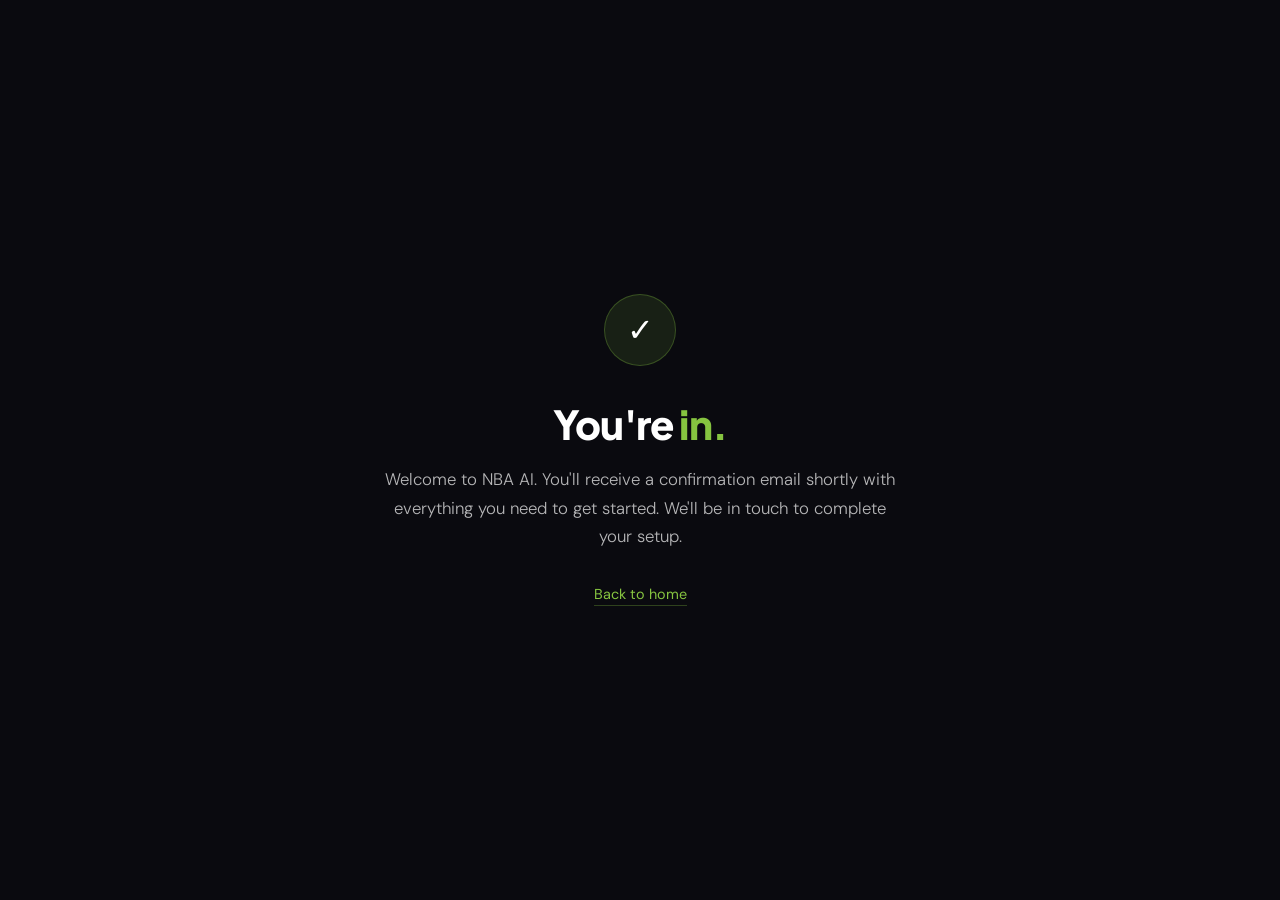
<file: thank-you.html>
<!DOCTYPE html>
<html lang="en">
<head>
<meta charset="UTF-8">
<meta name="viewport" content="width=device-width, initial-scale=1.0">
<title>Welcome — NBA AI</title>
<link rel="preconnect" href="https://fonts.googleapis.com">
<link href="https://fonts.googleapis.com/css2?family=Plus+Jakarta+Sans:wght@400;500;600;700;800&family=DM+Sans:opsz,wght@9..40,300;9..40,400;9..40,500&display=swap" rel="stylesheet">
<style>
  *, *::before, *::after { box-sizing: border-box; margin: 0; padding: 0; }
  :root {
    --dark: #0a0a0f;
    --accent: #86c440;
    --white: #ffffff;
    --white-70: rgba(255,255,255,0.7);
    --white-40: rgba(255,255,255,0.4);
    --border: rgba(255,255,255,0.08);
    --font-display: 'Plus Jakarta Sans', sans-serif;
    --font-body: 'DM Sans', sans-serif;
  }
  body {
    background: var(--dark);
    color: var(--white);
    font-family: var(--font-body);
    min-height: 100vh;
    display: flex;
    align-items: center;
    justify-content: center;
    text-align: center;
    padding: 2rem;
    -webkit-font-smoothing: antialiased;
  }
  .container { max-width: 520px; }
  .icon {
    width: 72px; height: 72px;
    border-radius: 50%;
    background: rgba(134,196,64,0.12);
    border: 1px solid rgba(134,196,64,0.3);
    display: flex; align-items: center; justify-content: center;
    font-size: 2rem;
    margin: 0 auto 2rem;
  }
  h1 {
    font-family: var(--font-display);
    font-size: 2.5rem;
    font-weight: 800;
    letter-spacing: -0.02em;
    margin-bottom: 1rem;
  }
  h1 span { color: var(--accent); }
  p {
    color: var(--white-70);
    font-size: 1.05rem;
    font-weight: 300;
    line-height: 1.7;
    margin-bottom: 2rem;
  }
  a {
    display: inline-block;
    color: var(--accent);
    font-size: 0.9rem;
    text-decoration: none;
    border-bottom: 1px solid rgba(134,196,64,0.3);
    padding-bottom: 2px;
  }
  a:hover { border-color: var(--accent); }
</style>

<!-- ===== BLOCK 1: consent + tag setup (head) ===== -->
<script async src="https://www.googletagmanager.com/gtag/js?id=G-F7VH44D1MG"></script>
<script>
window.dataLayer = window.dataLayer || [];
function gtag(){dataLayer.push(arguments);}

gtag('consent', 'default', {
  ad_storage: 'denied',
  ad_user_data: 'denied',
  ad_personalization: 'denied',
  analytics_storage: 'denied'
});

// consent update must come BEFORE config, and must not throw
try {
  if (localStorage.getItem('cookie_consent') === 'accepted') {
    gtag('consent', 'update', {
      ad_storage: 'granted',
      ad_user_data: 'granted',
      ad_personalization: 'granted',
      analytics_storage: 'granted'
    });
  }
} catch (e) {}

gtag('js', new Date());
gtag('config', 'G-F7VH44D1MG');   // GA4
gtag('config', 'AW-18257259487'); // Google Ads
</script>
</head>
<body>
<div class="container">
  <div class="icon">✓</div>
  <h1>You're <span>in.</span></h1>
  <p>Welcome to NBA AI. You'll receive a confirmation email shortly with everything you need to get started. We'll be in touch to complete your setup.</p>
  <a href="/">Back to home</a>
</div>

<!-- ===== BLOCK 2: conversion events (end of body) ===== -->
<script>
var sessionId = new URLSearchParams(location.search).get('session_id');

if (sessionId) {
  // GA4 ecommerce
  gtag('event', 'purchase', {
    send_to: 'G-F7VH44D1MG',
    currency: 'GBP',
    value: 1.00,
    transaction_id: sessionId
  });

  // Google Ads Sign-up conversion
  gtag('event', 'conversion', {
    send_to: 'AW-18257259487/uSYACP37ztMcEN_X3oFE',
    currency: 'GBP',
    value: 1.00,
    transaction_id: sessionId
  });
}
</script>
</body>
</html>
</file>
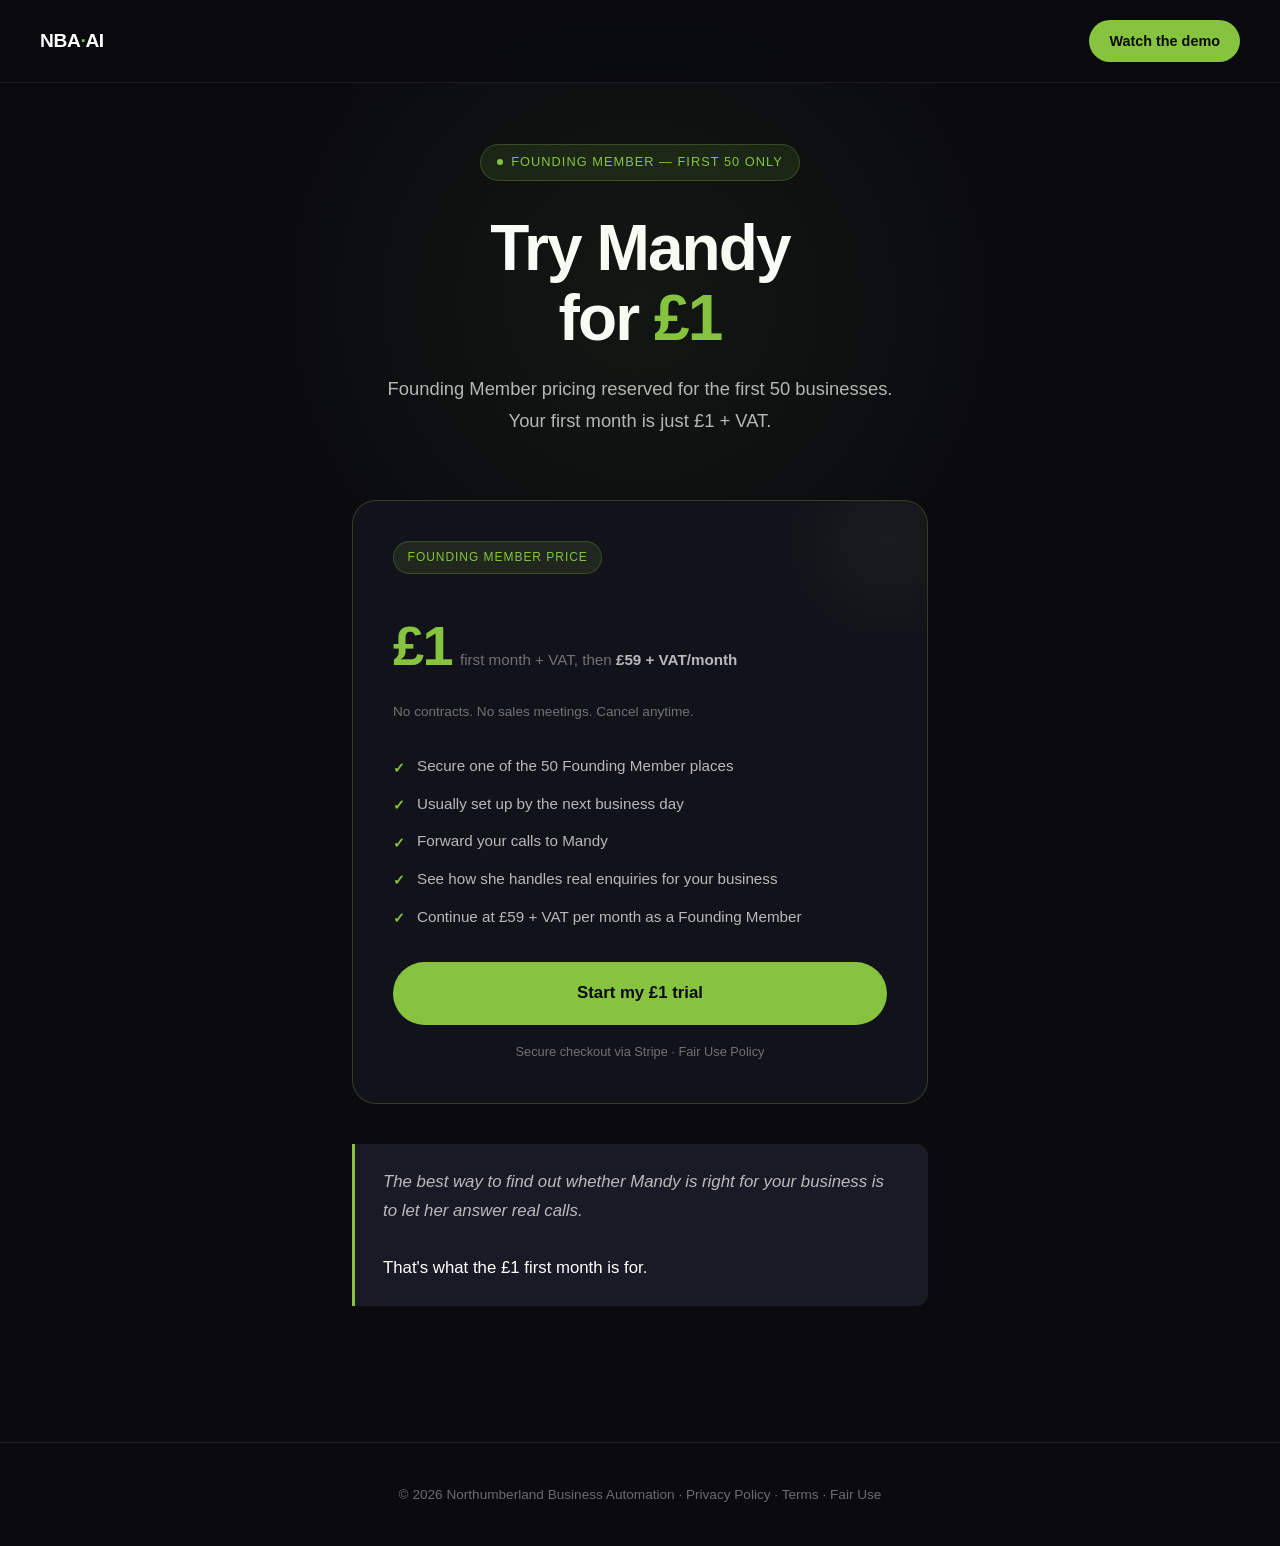
<file: trial.html>
<!DOCTYPE html>
<html lang="en">
<head>
<meta charset="UTF-8">
<meta name="viewport" content="width=device-width, initial-scale=1.0">
<title>Try Mandy for £1 — NBA AI Founding Member Trial</title>
<meta name="description" content="Start your first month with Mandy for just £1 + VAT. Founding Member pricing for the first 50 businesses. No contracts, cancel anytime.">
<meta name="robots" content="index, follow">
<link rel="canonical" href="https://nba-ai.co.uk/trial.html">
<meta name="theme-color" content="#0a0a0f">
<link rel="icon" type="image/svg+xml" href="/favicon.svg">
<link rel="icon" type="image/png" sizes="32x32" href="/favicon-32.png">
<link rel="shortcut icon" href="/favicon.ico">
<style>
  *, *::before, *::after { box-sizing: border-box; margin: 0; padding: 0; }

  :root {
    --dark: #0a0a0f;
    --dark-2: #12121a;
    --dark-3: #1a1a26;
    --accent: #86c440;
    --accent-dim: rgba(134, 196, 64, 0.12);
    --accent-mid: rgba(134, 196, 64, 0.25);
    --white: #ffffff;
    --white-70: rgba(255,255,255,0.7);
    --white-40: rgba(255,255,255,0.4);
    --border: rgba(255,255,255,0.08);
    --font: -apple-system, BlinkMacSystemFont, 'Segoe UI', sans-serif;
  }

  html { scroll-behavior: smooth; }

  body {
    background: var(--dark);
    color: var(--white);
    font-family: var(--font);
    font-size: 17px;
    line-height: 1.7;
    -webkit-font-smoothing: antialiased;
  }

  /* NAV */
  nav {
    position: fixed;
    top: 0; left: 0; right: 0;
    z-index: 100;
    display: flex;
    align-items: center;
    justify-content: space-between;
    padding: 1.25rem 2.5rem;
    background: rgba(10,10,15,0.85);
    backdrop-filter: blur(12px);
    border-bottom: 1px solid var(--border);
  }
  .nav-logo {
    font-weight: 800;
    font-size: 1.2rem;
    letter-spacing: -0.02em;
    color: var(--white);
    text-decoration: none;
  }
  .nav-logo span { color: var(--accent); }
  .nav-cta {
    background: var(--accent);
    color: var(--dark);
    font-weight: 600;
    font-size: 0.9rem;
    padding: 0.55rem 1.25rem;
    border-radius: 100px;
    text-decoration: none;
    transition: opacity 0.2s;
  }
  .nav-cta:hover { opacity: 0.85; }

  /* HERO */
  .trial-hero {
    min-height: 55vh;
    display: flex;
    flex-direction: column;
    align-items: center;
    justify-content: center;
    text-align: center;
    padding: 9rem 2rem 4rem;
    position: relative;
    overflow: hidden;
  }
  .trial-hero::before {
    content: '';
    position: absolute;
    top: -20%;
    left: 50%;
    transform: translateX(-50%);
    width: 800px;
    height: 800px;
    background: radial-gradient(circle, rgba(134,196,64,0.07) 0%, transparent 70%);
    pointer-events: none;
  }
  .eyebrow {
    display: inline-flex;
    align-items: center;
    gap: 0.5rem;
    background: var(--accent-dim);
    border: 1px solid var(--accent-mid);
    color: var(--accent);
    font-size: 0.8rem;
    font-weight: 500;
    letter-spacing: 0.08em;
    text-transform: uppercase;
    padding: 0.4rem 1rem;
    border-radius: 100px;
    margin-bottom: 2rem;
  }
  .eyebrow::before {
    content: '';
    width: 6px; height: 6px;
    border-radius: 50%;
    background: var(--accent);
    animation: pulse 2s infinite;
  }
  @keyframes pulse {
    0%, 100% { opacity: 1; }
    50% { opacity: 0.3; }
  }
  h1 {
    font-size: clamp(2.4rem, 6vw, 4rem);
    font-weight: 800;
    line-height: 1.1;
    letter-spacing: -0.03em;
    margin-bottom: 1.25rem;
  }
  h1 em {
    font-style: normal;
    color: var(--accent);
  }
  .hero-sub {
    font-size: 1.15rem;
    color: var(--white-70);
    font-weight: 300;
    max-width: 520px;
    margin: 0 auto;
  }

  /* MAIN CONTENT */
  .trial-content {
    max-width: 640px;
    margin: 0 auto;
    padding: 0 2rem 6rem;
  }

  /* PRICING CARD */
  .pricing-card {
    background: var(--dark-2);
    border: 1px solid var(--accent-mid);
    border-radius: 24px;
    padding: 2.5rem;
    margin-bottom: 2.5rem;
    position: relative;
    overflow: hidden;
  }
  .pricing-card::before {
    content: '';
    position: absolute;
    top: -60px; right: -60px;
    width: 200px; height: 200px;
    background: radial-gradient(circle, rgba(134,196,64,0.06) 0%, transparent 70%);
    pointer-events: none;
  }
  .pricing-badge {
    display: inline-block;
    background: var(--accent-dim);
    border: 1px solid var(--accent-mid);
    color: var(--accent);
    font-size: 0.75rem;
    font-weight: 500;
    letter-spacing: 0.08em;
    text-transform: uppercase;
    padding: 0.35rem 0.85rem;
    border-radius: 100px;
    margin-bottom: 1.5rem;
  }
  .pricing-amount {
    display: flex;
    align-items: baseline;
    gap: 0.5rem;
    margin-bottom: 0.4rem;
  }
  .pricing-trial {
    font-size: 3.5rem;
    font-weight: 800;
    letter-spacing: -0.03em;
    color: var(--accent);
  }
  .pricing-then {
    font-size: 0.95rem;
    color: var(--white-40);
    font-weight: 300;
  }
  .pricing-then strong { color: var(--white-70); }
  .pricing-note {
    color: var(--white-40);
    font-size: 0.85rem;
    font-weight: 300;
    margin-bottom: 2rem;
  }

  /* CHECKLIST */
  .checklist {
    list-style: none;
    display: flex;
    flex-direction: column;
    gap: 0.85rem;
    margin-bottom: 2rem;
  }
  .checklist li {
    display: flex;
    align-items: flex-start;
    gap: 0.75rem;
    font-size: 0.95rem;
    color: var(--white-70);
    line-height: 1.5;
  }
  .checklist li::before {
    content: '✓';
    color: var(--accent);
    font-weight: 700;
    font-size: 0.9rem;
    flex-shrink: 0;
    margin-top: 0.15rem;
  }

  /* QUOTE */
  .quote-block {
    background: var(--dark-3);
    border-left: 3px solid var(--accent);
    border-radius: 0 12px 12px 0;
    padding: 1.5rem 1.75rem;
    margin-bottom: 2.5rem;
  }
  .quote-block p {
    font-size: 1.05rem;
    color: var(--white-70);
    font-weight: 300;
    font-style: italic;
    line-height: 1.7;
  }
  .quote-block p strong {
    color: var(--white);
    font-style: normal;
    font-weight: 500;
  }

  /* CTA */
  .btn-full {
    display: block;
    width: 100%;
    text-align: center;
    background: var(--accent);
    color: var(--dark);
    font-weight: 700;
    font-size: 1.05rem;
    padding: 1.1rem 2rem;
    border-radius: 100px;
    text-decoration: none;
    border: none;
    cursor: pointer;
    transition: transform 0.2s, opacity 0.2s;
    font-family: var(--font);
  }
  .btn-full:hover { transform: translateY(-2px); opacity: 0.9; }
  .cta-sub {
    text-align: center;
    color: var(--white-40);
    font-size: 0.8rem;
    margin-top: 1rem;
    font-weight: 300;
  }
  .cta-sub a { color: var(--white-40); text-decoration: none; }
  .cta-sub a:hover { color: var(--white-70); }

  /* FOOTER */
  footer {
    border-top: 1px solid var(--border);
    padding: 2.5rem;
    text-align: center;
    color: var(--white-40);
    font-size: 0.85rem;
    font-weight: 300;
  }
  footer a { color: var(--white-40); text-decoration: none; }
  footer a:hover { color: var(--white-70); }

  @media (max-width: 640px) {
    nav { padding: 1rem 1.25rem; }
    .trial-hero { padding: 7rem 1.25rem 3rem; }
    .trial-content { padding: 0 1.25rem 4rem; }
    .pricing-card { padding: 1.75rem 1.5rem; }
  }
</style>
<script async src="https://www.googletagmanager.com/gtag/js?id=G-F7VH44D1MG"></script>
<script>
window.dataLayer = window.dataLayer || [];
function gtag(){dataLayer.push(arguments);}

gtag('consent', 'default', {
  ad_storage: 'denied',
  ad_user_data: 'denied',
  ad_personalization: 'denied',
  analytics_storage: 'denied'
});

gtag('js', new Date());
gtag('config', 'G-F7VH44D1MG');
gtag('config', 'AW-18257259487');  // your Google Ads ID

if (localStorage.getItem('cookie_consent') === 'accepted') {
  gtag('consent', 'update', {
    ad_storage: 'granted',
    ad_user_data: 'granted',
    ad_personalization: 'granted',
    analytics_storage: 'granted'
  });
}
</script>
</head>
<body>

<nav>
  <a href="/" class="nav-logo">NBA<span>·</span>AI</a>
  <a href="/demo.html" class="nav-cta">Watch the demo</a>
</nav>

<div class="trial-hero">
  <div class="eyebrow">Founding Member — First 50 Only</div>
  <h1>Try Mandy<br>for <em>£1</em></h1>
  <p class="hero-sub">Founding Member pricing reserved for the first 50 businesses. Your first month is just £1 + VAT.</p>
</div>

<div class="trial-content">

  <div class="pricing-card">
    <div class="pricing-badge">Founding Member Price</div>
    <div class="pricing-amount">
      <span class="pricing-trial">£1</span>
      <span class="pricing-then">first month + VAT, then <strong>£59 + VAT/month</strong></span>
    </div>
    <p class="pricing-note">No contracts. No sales meetings. Cancel anytime.</p>
    <ul class="checklist">
      <li>Secure one of the 50 Founding Member places</li>
      <li>Usually set up by the next business day</li>
      <li>Forward your calls to Mandy</li>
      <li>See how she handles real enquiries for your business</li>
      <li>Continue at £59 + VAT per month as a Founding Member</li>
    </ul>
    <a href="#" class="btn-full" onclick="startCheckout(event)">Start my £1 trial</a>
    <p class="cta-sub">Secure checkout via Stripe · <a href="/fair-use.html">Fair Use Policy</a></p>
  </div>

  <div class="quote-block">
    <p>The best way to find out whether Mandy is right for your business is to let her answer real calls.<br><br><strong>That's what the £1 first month is for.</strong></p>
  </div>

</div>

<footer>
  <p>&copy; 2026 Northumberland Business Automation · <a href="/privacy.html">Privacy Policy</a> · <a href="/terms.html">Terms</a> · <a href="/fair-use.html">Fair Use</a></p>
</footer>

<script>
async function startCheckout(e) {
  e.preventDefault();
  const btn = e.currentTarget;
  const original = btn.textContent;
  btn.textContent = 'Loading...';
  btn.style.opacity = '0.7';
  btn.style.pointerEvents = 'none';

  try {
    const res = await fetch('https://nba-ai-checkout.flemming-654.workers.dev/', {
      method: 'POST',
    });
    const data = await res.json();
    if (data.url) {
      window.location.href = data.url;
    } else {
      alert('Something went wrong. Please try again.');
      btn.textContent = original;
      btn.style.opacity = '';
      btn.style.pointerEvents = '';
    }
  } catch (err) {
    alert('Something went wrong. Please try again.');
    btn.textContent = original;
    btn.style.opacity = '';
    btn.style.pointerEvents = '';
  }
}
</script>

<script>
function setCookieConsent(accepted) {
  localStorage.setItem('cookie_consent', accepted ? 'accepted' : 'rejected');
  document.getElementById('cookie-banner').style.display = 'none';
  if (accepted) {
    gtag('consent', 'update', {
      ad_storage: 'granted',
      ad_user_data: 'granted',
      ad_personalization: 'granted',
      analytics_storage: 'granted'
    });
  }
}
(function() {
  if (!localStorage.getItem('cookie_consent')) {
    document.getElementById('cookie-banner').style.display = 'flex';
  }
})();
</script>

</body>
</html>
</file>
<file: style.css>
/* NBA AI — Shared Stylesheet */
*, *::before, *::after { box-sizing: border-box; margin: 0; padding: 0; }

:root {
  --dark: #0a0a0f;
  --dark-2: #12121a;
  --dark-3: #1a1a26;
  --accent: #86c440;
  --accent-dim: rgba(134, 196, 64, 0.12);
  --accent-mid: rgba(134, 196, 64, 0.25);
  --white: #ffffff;
  --white-70: rgba(255,255,255,0.7);
  --white-40: rgba(255,255,255,0.4);
  --border: rgba(255,255,255,0.08);
  --font: -apple-system, BlinkMacSystemFont, 'Segoe UI', sans-serif;
}

html { scroll-behavior: smooth; }

body {
  background: var(--dark);
  color: var(--white);
  font-family: var(--font);
  font-size: 17px;
  line-height: 1.7;
  -webkit-font-smoothing: antialiased;
}

/* NAV */
nav {
  position: fixed;
  top: 0; left: 0; right: 0;
  z-index: 100;
  display: flex;
  align-items: center;
  justify-content: space-between;
  padding: 1.25rem 2.5rem;
  background: rgba(10,10,15,0.85);
  backdrop-filter: blur(12px);
  border-bottom: 1px solid var(--border);
}
.nav-logo {
  font-family: var(--font);
  font-weight: 800;
  font-size: 1.2rem;
  letter-spacing: -0.02em;
  color: var(--white);
  text-decoration: none;
}
.nav-logo span { color: var(--accent); }
.nav-cta {
  background: var(--accent);
  color: var(--dark);
  font-weight: 600;
  font-size: 0.9rem;
  padding: 0.55rem 1.25rem;
  border-radius: 100px;
  text-decoration: none;
  transition: opacity 0.2s;
}
.nav-cta:hover { opacity: 0.85; }

/* PAGE CONTENT */
.page-content {
  max-width: 760px;
  margin: 0 auto;
  padding: 8rem 2rem 6rem;
}
.page-eyebrow {
  font-size: 0.75rem;
  font-weight: 500;
  letter-spacing: 0.12em;
  text-transform: uppercase;
  color: var(--accent);
  margin-bottom: 1rem;
}
.page-content h1 {
  font-size: clamp(2rem, 5vw, 3rem);
  font-weight: 800;
  letter-spacing: -0.03em;
  line-height: 1.1;
  margin-bottom: 0.5rem;
}
.page-updated {
  font-size: 0.85rem;
  color: var(--white-40);
  margin-bottom: 3rem;
  padding-bottom: 2rem;
  border-bottom: 1px solid var(--border);
}
.page-content h2 {
  font-size: 1.2rem;
  font-weight: 700;
  color: var(--white);
  margin: 2.5rem 0 0.75rem;
}
.page-content p {
  color: var(--white-70);
  margin-bottom: 1rem;
}
.page-content ul {
  color: var(--white-70);
  padding-left: 1.5rem;
  margin-bottom: 1rem;
}
.page-content ul li { margin-bottom: 0.4rem; }
.page-content a { color: var(--accent); text-decoration: none; }
.page-content a:hover { text-decoration: underline; }

/* INSTALL PAGE */
.page-content.install h1 {
  margin-bottom: 1.5rem;
  padding-bottom: 1.5rem;
  border-bottom: 1px solid var(--border);
}
.step {
  display: flex;
  gap: 1.5rem;
  margin-bottom: 2.5rem;
  align-items: flex-start;
}
.step-number {
  background: var(--accent-dim);
  border: 1px solid var(--accent-mid);
  color: var(--accent);
  font-weight: 800;
  font-size: 1rem;
  width: 2.2rem;
  height: 2.2rem;
  border-radius: 50%;
  display: flex;
  align-items: center;
  justify-content: center;
  flex-shrink: 0;
  margin-top: 0.15rem;
}
.step-body h2 {
  font-size: 1.15rem;
  font-weight: 700;
  color: var(--white);
  margin: 0 0 0.5rem 0;
}
.step-body p {
  color: var(--white-70);
  font-size: 0.95rem;
  margin-bottom: 0.75rem;
}
.step-body p:last-child { margin-bottom: 0; }
.step-body strong { color: var(--white); }

.code-block {
  position: relative;
  background: var(--dark-3);
  border: 1px solid var(--border);
  border-radius: 10px;
  padding: 1.25rem 1.5rem;
  margin-top: 0.75rem;
}
.code-block pre {
  font-family: 'Courier New', Courier, monospace;
  font-size: 0.8rem;
  color: var(--accent);
  white-space: pre-wrap;
  word-break: break-all;
  line-height: 1.6;
  padding-right: 5rem;
}
.code-block .placeholder { color: #ff9f7f; }
.copy-btn {
  position: absolute;
  top: 0.75rem;
  right: 0.75rem;
  background: var(--accent-dim);
  border: 1px solid var(--accent-mid);
  color: var(--accent);
  font-size: 0.75rem;
  font-weight: 600;
  padding: 0.35rem 0.85rem;
  border-radius: 100px;
  cursor: pointer;
  transition: all 0.2s;
  font-family: var(--font);
}
.copy-btn:hover, .copy-btn.copied {
  background: var(--accent);
  color: var(--dark);
}

.help-box {
  background: var(--dark-2);
  border: 1px solid var(--border);
  border-radius: 12px;
  padding: 1.5rem;
  margin-top: 3rem;
}
.help-box p {
  color: var(--white-70);
  font-size: 0.95rem;
  margin-bottom: 0.5rem;
}
.help-box p:last-child { margin-bottom: 0; }
.help-box a { color: var(--accent); text-decoration: none; }
.help-box a:hover { text-decoration: underline; }
.help-box strong { color: var(--white); }

/* FOOTER */
footer {
  text-align: center;
  padding: 2rem;
  border-top: 1px solid var(--border);
  color: var(--white-40);
  font-size: 0.85rem;
}
footer a { color: var(--white-40); text-decoration: none; }
footer a:hover { color: var(--white-70); }
</file>
